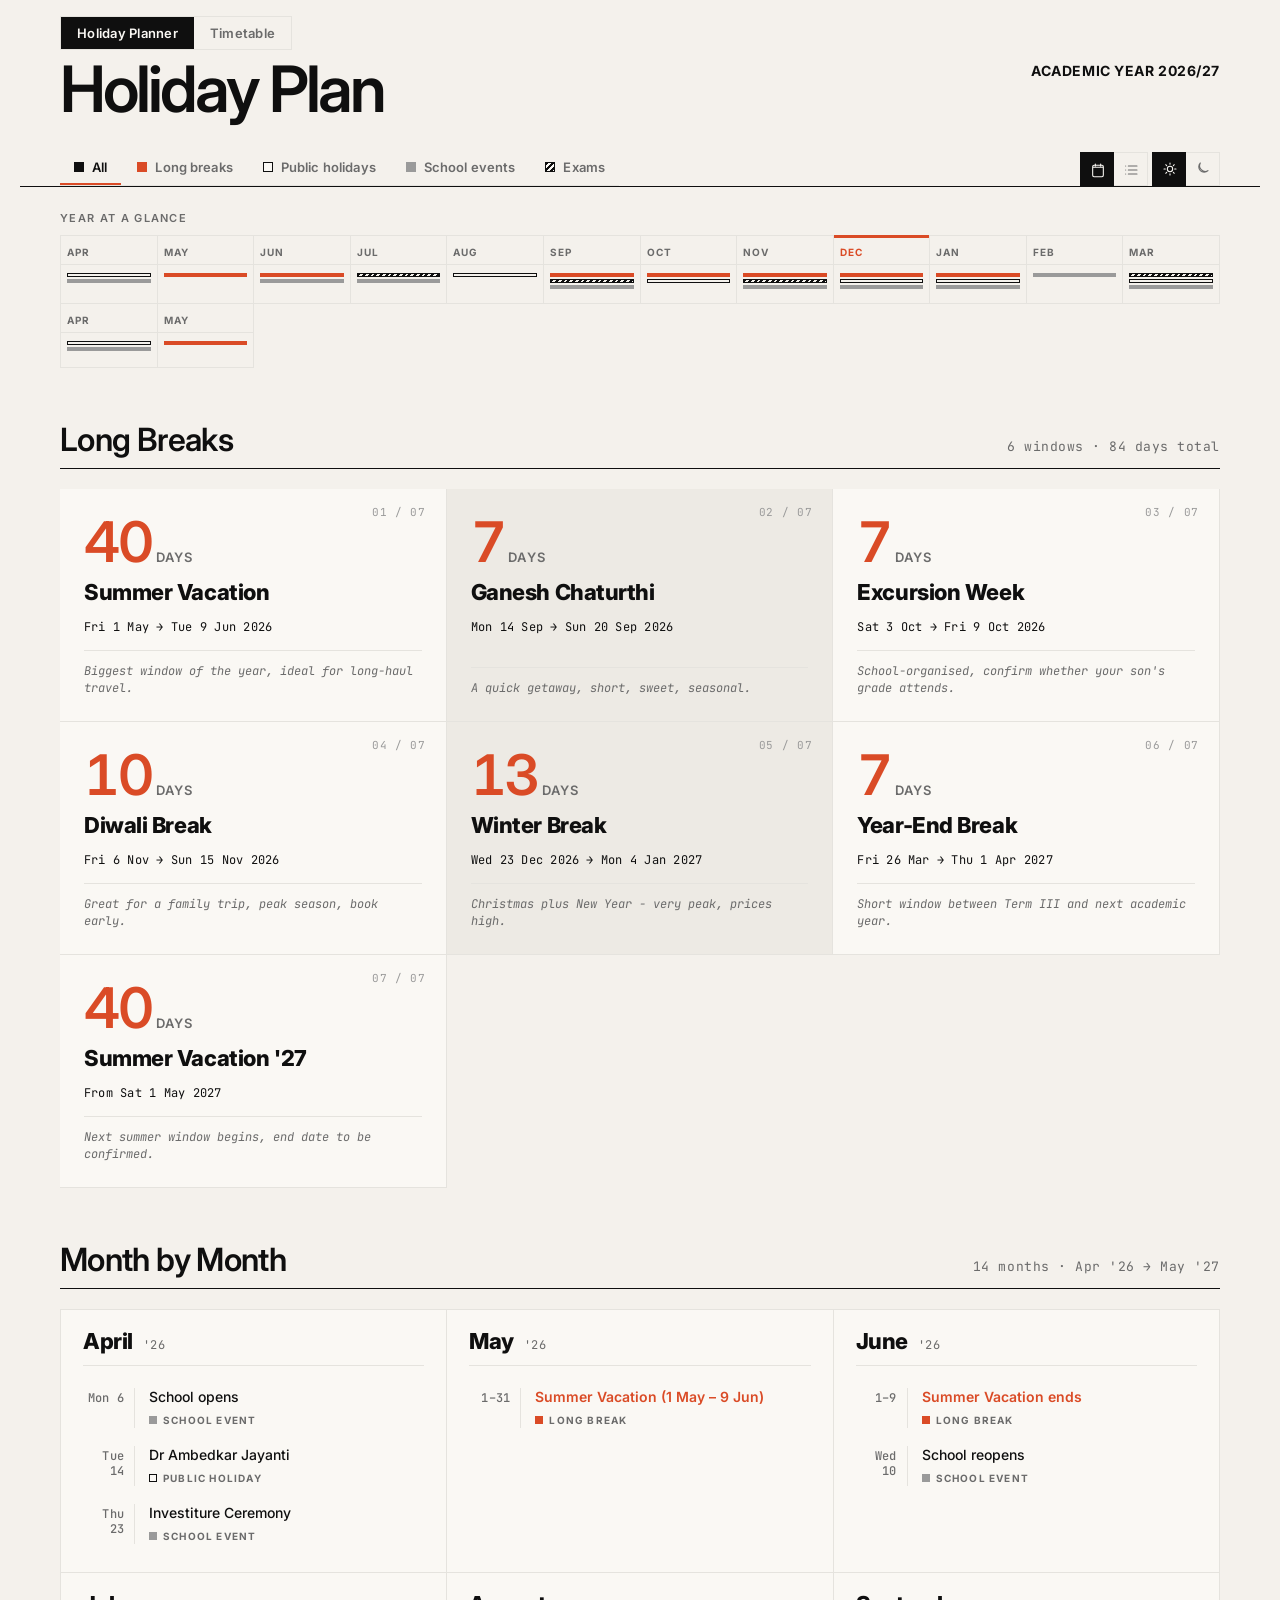
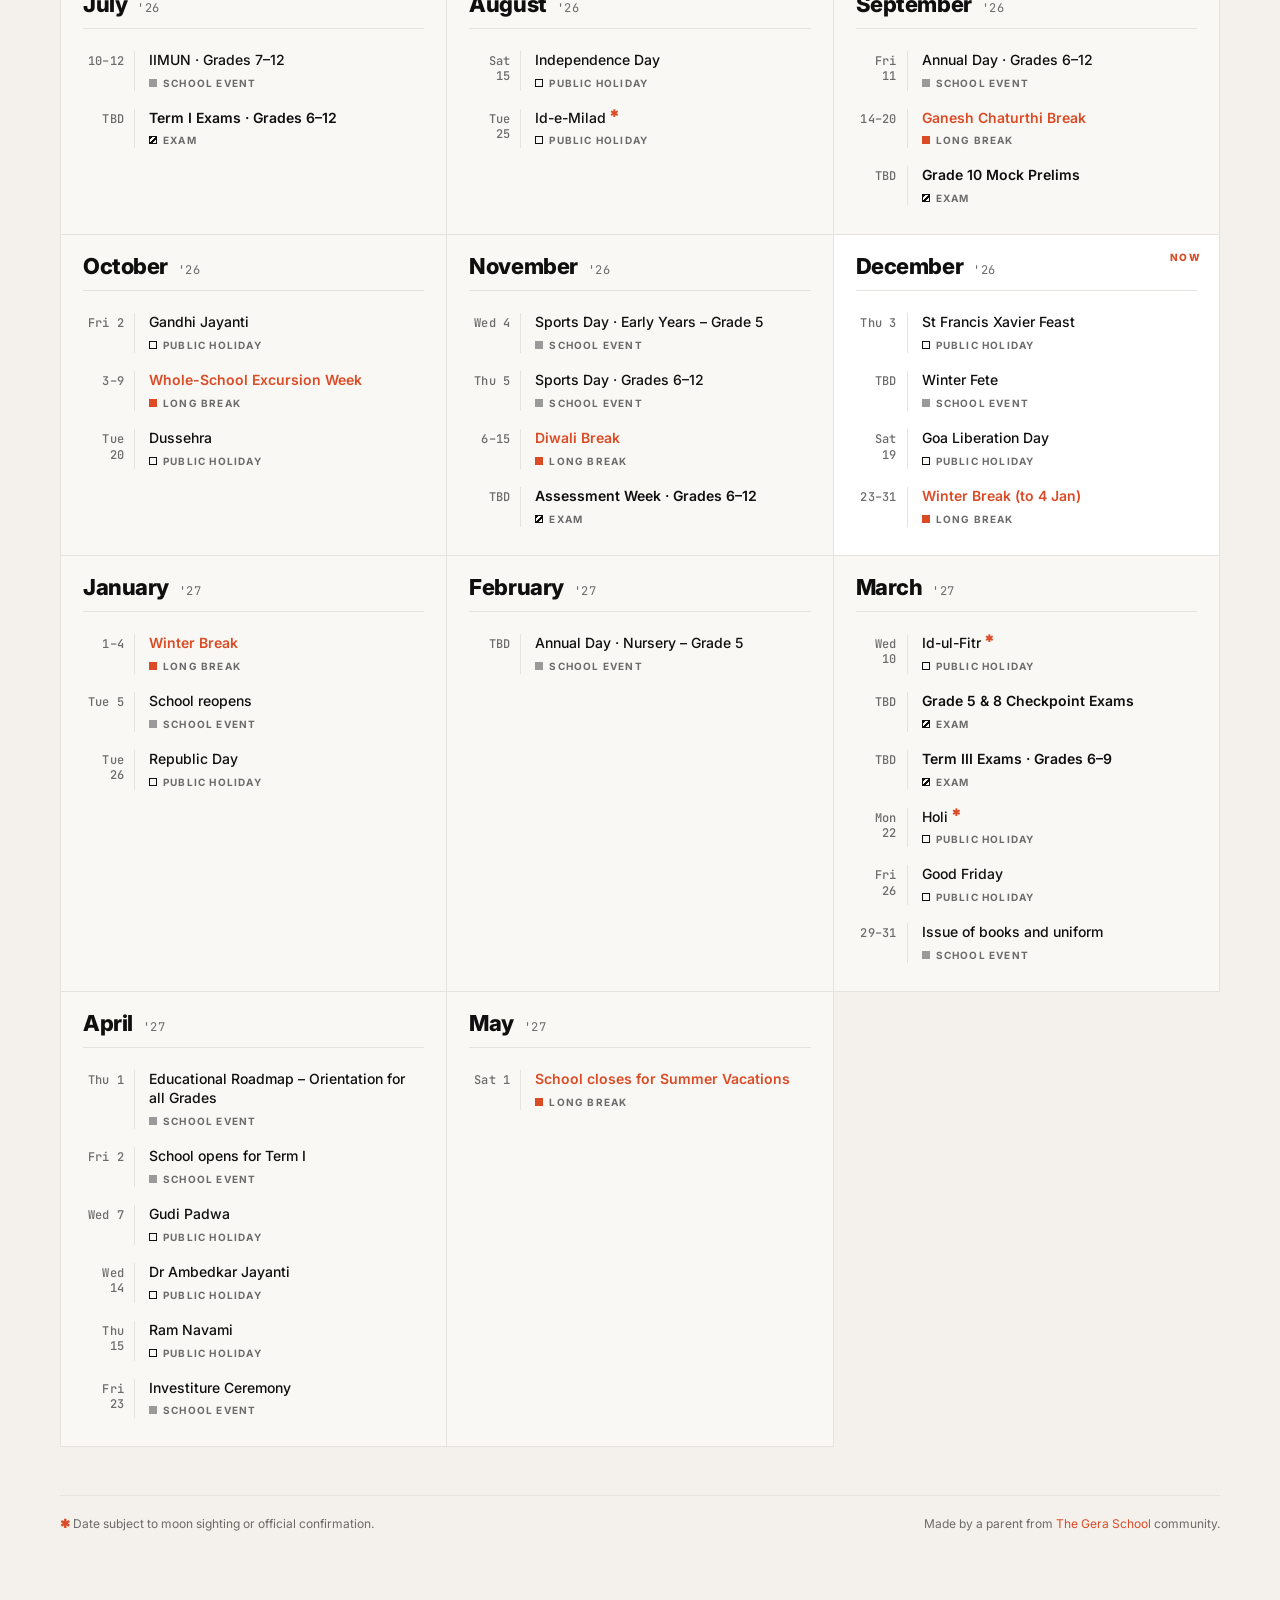
<file: index.html>
<!DOCTYPE html>
<html lang="en" data-default-theme="light">
<head>
  <!-- Google tag (gtag.js) -->
<script async src="https://www.googletagmanager.com/gtag/js?id=G-C5ZQTQNHGS"></script>
<script>
  window.dataLayer = window.dataLayer || [];
  function gtag(){dataLayer.push(arguments);}
  gtag('js', new Date());

  gtag('config', 'G-C5ZQTQNHGS');
</script>
<meta charset="UTF-8">
<meta name="viewport" content="width=device-width, initial-scale=1.0">
<link rel="icon" href="favicon.png" type="image/png">
<link rel="apple-touch-icon" href="favicon.png">
<title>The Gera School · Holiday Plan 2026–27</title>
<style>
/* =========================================================================
   Paper Pencil Pixel - Colors & Type (inlined)
   ========================================================================= */
@import url('https://fonts.googleapis.com/css2?family=Inter:wght@400;500;600;700;800;900&family=JetBrains+Mono:wght@400;500&display=swap');

:root {
  --font-sans: "Inter", "Helvetica Neue", Helvetica, Arial, sans-serif;
  --font-mono: "JetBrains Mono", ui-monospace, SFMono-Regular, Menlo, monospace;
  --font-display: var(--font-sans);

  /* Brand */
  --ppp-red:         #DA4B26;
  --ppp-red-deep:    #B23A1B;
  --ppp-red-soft:    #F7E4DE;

  /* Neutrals */
  --ink:             #0F0F0F;
  --ink-2:           #2B2B2B;
  --ink-3:           #6B6B6B;
  --ink-4:           #9A9A9A;
  --rule:            #E5E3DE;
  --paper:           #F4F1EC;
  --paper-2:         #EDEAE4;
  --bone:            #FAF8F4;
  --white:           #FFFFFF;

  /* Semantic */
  --bg:              var(--paper);
  --bg-alt:          var(--paper-2);
  --bg-surface:      var(--bone);
  --fg:              var(--ink);
  --fg-muted:        var(--ink-3);
  --fg-subtle:       var(--ink-4);
  --accent:          var(--ppp-red);
  --accent-hover:    var(--ppp-red-deep);
  --border:          var(--rule);
  --border-strong:   var(--ink);

  /* Type scale */
  --fs-xs:    12px;
  --fs-sm:    14px;
  --fs-base:  18px;
  --fs-md:    21px;
  --fs-lg:    28px;
  --fs-xl:    40px;
  --fs-2xl:   56px;

  /* Motion */
  --ease-out:  cubic-bezier(.2,.7,.2,1);
  --ease-in:   cubic-bezier(.5,0,.8,.3);
  --dur-fast:  140ms;
  --dur-med:   260ms;

  /* Shadows */
  --shadow-soft: 0 1px 2px rgba(15,15,15,.04), 0 8px 24px rgba(15,15,15,.06);
  --shadow-lift: 0 2px 4px rgba(15,15,15,.06), 0 16px 48px rgba(15,15,15,.12);
}

/* =========================================================================
   Base
   ========================================================================= */
* { box-sizing: border-box; }
html, body { margin: 0; padding: 0; }
body {
  background: var(--paper);
  color: var(--ink);
  font-family: var(--font-sans);
  font-size: var(--fs-base);
  -webkit-font-smoothing: antialiased;
  text-rendering: optimizeLegibility;
}
a, a:visited {
  color: var(--accent);
  text-decoration: none;
  background-image: linear-gradient(var(--accent), var(--accent));
  background-position: 0 100%;
  background-repeat: no-repeat;
  background-size: 0% 1px;
  transition: background-size 0.28s var(--ease-out);
  padding-bottom: 1px;
}
a:hover {
  background-size: 100% 1px;
}
a:focus-visible {
  outline: 2px solid var(--accent);
  outline-offset: 2px;
}

/* =========================================================================
   Page switch (Holiday Planner / Timetable) — segmented toggle
   ========================================================================= */
.page-switch {
  display: inline-flex;
  margin: 0 0 8px;
  border: 1px solid var(--rule);
  background: transparent;
}
.page-switch a {
  background: none;
  background-image: none;
  padding: 8px 16px;
  font-size: 13px;
  font-weight: 600;
  letter-spacing: 0.02em;
  white-space: nowrap;
  color: var(--ink-3);
  text-decoration: none;
  transition: color var(--dur-fast) var(--ease-out), background var(--dur-fast) var(--ease-out);
}
.page-switch a:hover { color: var(--ink); background-image: none; }
.page-switch a.active,
.page-switch a[aria-current="page"] {
  color: var(--bone);
  background: var(--ink);
}

/* =========================================================================
   Layout shell
   ========================================================================= */
.shell {
  max-width: 1240px;
  margin: 0 auto;
  padding: 48px 40px 80px;
}
@media (max-width: 640px) {
  .shell { padding: 24px 20px 48px; }
}

/* =========================================================================
   Sticky header unit (masthead + toolbar)
   ========================================================================= */
.stickybar {
  background: var(--paper);
  z-index: 40;
  will-change: transform;
}
body[data-sticky="on"] .stickybar {
  position: sticky;
  top: 0;
  margin: -48px -40px 0;
  padding: 16px 40px 0;
  border-bottom: 1px solid transparent;
  contain: layout paint;
}
@media (max-width: 640px) {
  body[data-sticky="on"] .stickybar { margin: -24px -20px 0; padding: 12px 20px 0; }
}
body[data-sticky="on"] .stickybar.is-stuck {
  border-bottom-color: var(--ink);
}
body[data-sticky="on"] .masthead {
  transition: padding-bottom 180ms var(--ease-out);
}
body[data-sticky="on"] .stickybar.is-stuck .masthead {
  padding-bottom: 10px;
}
body[data-sticky="on"] .mast-eyebrow,
body[data-sticky="on"] .mast-meta .sub {
  display: grid;
  grid-template-rows: 1fr;
  overflow: hidden;
  transition: grid-template-rows 180ms var(--ease-out), opacity 140ms var(--ease-out), margin 180ms var(--ease-out);
}
body[data-sticky="on"] .mast-eyebrow > *,
body[data-sticky="on"] .mast-meta .sub > * { min-height: 0; }
body[data-sticky="on"] .stickybar.is-stuck .mast-eyebrow,
body[data-sticky="on"] .stickybar.is-stuck .mast-meta .sub {
  grid-template-rows: 0fr;
  opacity: 0;
  margin: 0;
}

/* =========================================================================
   Tweaks panel
   ========================================================================= */
#tweaks {
  position: fixed;
  right: 20px; bottom: 20px;
  width: 280px;
  background: var(--white);
  border: 1px solid var(--ink);
  box-shadow: var(--shadow-lift);
  z-index: 60;
  font-family: var(--font-sans);
  display: none;
}
#tweaks[data-open="true"] { display: block; }
#tweaks .tw-head {
  display: flex; align-items: center; justify-content: space-between;
  padding: 12px 14px;
  border-bottom: 1px solid var(--rule);
  background: var(--ink);
  color: var(--bone);
}
#tweaks .tw-head h3 { margin: 0; font-size: 11px; font-weight: 800; letter-spacing: 0.14em; text-transform: uppercase; }
#tweaks .tw-head button {
  background: transparent; border: none; color: var(--bone); cursor: pointer;
  font-size: 18px; line-height: 1; padding: 0 2px;
}
#tweaks .tw-body { padding: 14px; display: flex; flex-direction: column; gap: 14px; }
#tweaks label.row {
  display: flex; align-items: center; justify-content: space-between; gap: 12px;
  font-size: 12px; font-weight: 600; color: var(--ink);
}
#tweaks .switch {
  width: 34px; height: 18px; background: var(--ink-4); border-radius: 999px; position: relative;
  cursor: pointer; transition: background var(--dur-fast) var(--ease-out); flex: 0 0 auto;
}
#tweaks .switch::after {
  content: ''; position: absolute; top: 2px; left: 2px; width: 14px; height: 14px;
  background: var(--white); border-radius: 999px;
  transition: left var(--dur-fast) var(--ease-out);
}
#tweaks input[type="checkbox"] { display: none; }
#tweaks input[type="checkbox"]:checked + .switch { background: var(--ppp-red); }
#tweaks input[type="checkbox"]:checked + .switch::after { left: 18px; }

#tweaks .segs { display: flex; gap: 0; border: 1px solid var(--ink); }
#tweaks .segs button {
  flex: 1; padding: 6px 8px; font-size: 11px; font-weight: 700; letter-spacing: 0.06em;
  text-transform: uppercase; background: transparent; border: none; cursor: pointer;
  color: var(--ink-3); border-right: 1px solid var(--rule);
}
#tweaks .segs button:last-child { border-right: none; }
#tweaks .segs button[aria-pressed="true"] { background: var(--ink); color: var(--bone); }

#tweaks .swatches { display: flex; gap: 6px; }
#tweaks .swatches button {
  width: 24px; height: 24px; border: 1px solid var(--ink); cursor: pointer; padding: 0;
  background: var(--c);
}
#tweaks .swatches button[aria-pressed="true"] { outline: 2px solid var(--ink); outline-offset: 2px; }

#tweaks-fab {
  position: fixed; right: 20px; bottom: 20px; z-index: 55;
  width: 44px; height: 44px; border-radius: 999px;
  background: var(--ink); color: var(--bone);
  border: none; cursor: pointer;
  display: none; align-items: center; justify-content: center;
  box-shadow: var(--shadow-soft);
}
body[data-tweaks="on"] #tweaks-fab { display: inline-flex; }
#tweaks-fab svg { width: 20px; height: 20px; }

/* Compact mode */
body[data-compact="on"] .break-card { min-height: 0; padding: 20px; gap: 10px; }
body[data-compact="on"] .break-duration .num { font-size: 40px; }
body[data-compact="on"] .break-title { font-size: 18px; }
body[data-compact="on"] .month { padding: 14px 16px 16px; min-height: 0; }
body[data-compact="on"] .month-head { margin-bottom: 12px; padding-bottom: 8px; }
body[data-compact="on"] .month-name { font-size: 18px; }
body[data-compact="on"] .events { gap: 6px; }
body[data-compact="on"] .section-head { margin: 36px 0 14px; }

/* Hide timeline toggle */
body[data-timeline="off"] .timeline { display: none; }

/* =========================================================================
   Masthead
   ========================================================================= */
.masthead {
  display: flex;
  align-items: flex-start;
  justify-content: space-between;
  gap: 24px;
  padding-bottom: 24px;
  border-bottom-width: 0;
  border-bottom-style: none;
  border-bottom-color: transparent;
  border-image: none;
}
.mast-left { display: flex; gap: 20px; align-items: flex-start; }
.mast-eyebrow {
  font-size: 12px;
  font-weight: 600;
  letter-spacing: 0.04em;
  text-transform: uppercase;
  color: var(--ppp-red);
  margin-bottom: 8px;
}
.mast-title {
  font-size: clamp(34px, 5.2vw, 64px);
  font-weight: 600;
  line-height: 0.98;
  letter-spacing: -3px;
  color: var(--ink);
  margin: 0;
  max-width: 14ch;
}
.mast-meta {
  display: flex;
  flex-direction: column;
  align-items: flex-end;
  gap: 4px;
  text-align: right;
  padding-top: 4px;
}
.mast-meta .year {
  font-size: 14px;
  font-weight: 700;
  letter-spacing: 0.04em;
  text-transform: uppercase;
  color: var(--ink);
}
.mast-meta .sub {
  font-size: 13px;
  color: var(--ink-3);
}
@media (max-width: 640px) {
  .masthead { flex-direction: column; }
  .mast-meta { align-items: flex-start; text-align: left; }
}

/* =========================================================================
   Toolbar
   ========================================================================= */
.toolbar {
  display: flex;
  align-items: flex-end;
  justify-content: space-between;
  gap: 16px;
  padding: 20px 0 0;
  flex-wrap: wrap;
}
.filters {
  display: inline-flex;
  flex-wrap: nowrap;
  gap: 2px;
  overflow-x: auto;
  scrollbar-width: none;
  position: relative;
  border-bottom: 1px solid var(--rule);
}
.filter-indicator {
  position: absolute;
  left: 0;
  bottom: 0;
  height: 2px;
  width: 0;
  background: var(--ppp-red);
  transform: translateX(0);
  transition: transform var(--dur-med) var(--ease-out), width var(--dur-med) var(--ease-out);
  pointer-events: none;
}
.filters::-webkit-scrollbar { display: none; }
.filter {
  flex: 0 0 auto;
  display: inline-flex;
  align-items: center;
  gap: 8px;
  padding: 8px 14px;
  font-family: var(--font-sans);
  font-size: 13px;
  font-weight: 600;
  letter-spacing: 0.01em;
  color: var(--ink-3);
  background: transparent;
  border: none;
  border-bottom: 2px solid transparent;
  cursor: pointer;
  transition: color var(--dur-fast) var(--ease-out), border-color var(--dur-fast) var(--ease-out);
  white-space: nowrap;
}
.filter:hover { color: var(--ink); }
.filter[aria-pressed="true"] {
  color: var(--ink);
}
.filter .swatch {
  width: 10px; height: 10px;
  display: inline-block;
  border: 1px solid var(--ink);
}
.filter[data-filter="all"]     .swatch { background: var(--ink); border-color: var(--ink); }
.filter[data-filter="break"]   .swatch { background: var(--ppp-red); border-color: var(--ppp-red); }
.filter[data-filter="holiday"] .swatch { background: var(--bone); border-color: var(--ink); }
.filter[data-filter="event"]   .swatch { background: var(--ink-4); border-color: var(--ink-4); }
.filter[data-filter="exam"]    .swatch {
  background: repeating-linear-gradient(135deg, var(--ink) 0 2px, transparent 2px 4px), var(--bone);
  border-color: var(--ink);
}

.tools { display: inline-flex; gap: 4px; align-items: center; }
@media (max-width: 980px) {
  .tools {
    flex-basis: 100%;
    width: 100%;
    display: flex;
    justify-content: space-between;
    gap: 0;
    align-items: center;
  }
}
.tool {
  width: 34px; height: 34px;
  display: inline-flex;
  align-items: center;
  justify-content: center;
  background: transparent;
  border: 1px solid var(--rule);
  border-radius: 0;
  cursor: pointer;
  color: var(--ink-3);
  transition: color var(--dur-fast) var(--ease-out), background var(--dur-fast) var(--ease-out), border-color var(--dur-fast) var(--ease-out);
}
.tool:hover { color: var(--ink); border-color: var(--ink); }
.tool[aria-pressed="true"] {
  background: var(--ink);
  color: var(--bone);
  border-color: var(--ink);
}
.tool svg { width: 16px; height: 16px; }

/* =========================================================================
   Year overview strip (visual timeline)
   ========================================================================= */
.timeline {
  margin: 24px 0 40px;
}
.timeline-label {
  font-size: 11px;
  font-weight: 600;
  letter-spacing: 0.12em;
  text-transform: uppercase;
  color: var(--ink-3);
  margin-bottom: 10px;
}
.timeline-row {
  display: grid;
  grid-template-columns: repeat(12, minmax(0, 1fr));
  gap: 0;
  border: 1px solid var(--rule);
  border-right: none;
  border-bottom: none;
}
.tl-cell {
  padding: 10px 6px 12px;
  border-right: 1px solid var(--rule);
  border-bottom: 1px solid var(--rule);
  position: relative;
  min-height: 64px;
}
.tl-month {
  font-size: 10px;
  font-weight: 700;
  letter-spacing: 0.1em;
  text-transform: uppercase;
  color: var(--ink-3);
  padding-bottom: 6px;
  margin: 0 -6px 8px;
  padding-left: 6px;
  padding-right: 6px;
  border-bottom: 1px solid var(--rule);
}
.tl-cell.is-current .tl-month { color: var(--ppp-red); }
.tl-cell.is-current::before {
  content: '';
  position: absolute;
  top: -1px; left: 0; right: 0;
  height: 3px;
  background: var(--ppp-red);
}
.tl-bar {
  height: 4px;
  background: var(--ink);
  margin-bottom: 2px;
}
.tl-bar.break   { background: var(--ppp-red); }
.tl-bar.holiday { background: transparent; border: 1px solid var(--ink); }
.tl-bar.exam    {
  background: repeating-linear-gradient(135deg, var(--ink) 0 2px, transparent 2px 4px);
  border: 1px solid var(--ink);
}
.tl-bar.event   { background: var(--ink-4); }

@media (max-width: 640px) {
  .tl-cell { padding: 8px 2px 10px; min-height: 56px; }
  .tl-month { font-size: 9px; letter-spacing: 0.02em; }
}

/* =========================================================================
   Section headers
   ========================================================================= */
.section-head {
  display: flex;
  align-items: baseline;
  justify-content: space-between;
  margin: 56px 0 20px;
  padding-bottom: 12px;
  border-bottom: 1px solid var(--ink);
}
.section-head h2 {
  margin: 0;
  font-size: clamp(28px, 3.4vw, 32px);
  font-weight: 600;
  letter-spacing: -0.02em;
  line-height: 1;
  color: var(--ink);
}
.section-head .count {
  font-family: var(--font-mono);
  font-size: 13px;
  color: var(--ink-3);
  letter-spacing: 0.04em;
}

/* =========================================================================
   Calendar grid (month cards)
   ========================================================================= */
.months {
  display: grid;
  grid-template-columns: repeat(3, 1fr);
  gap: 0;
  border-left: 1px solid var(--rule);
  border-top: 1px solid var(--rule);
}
@media (max-width: 980px) { .months { grid-template-columns: repeat(2, 1fr); } }
@media (max-width: 640px) { .months { grid-template-columns: 1fr; } }

.month {
  background: var(--bone);
  border-right: 1px solid var(--rule);
  border-bottom: 1px solid var(--rule);
  padding: 20px 22px 24px;
  min-height: 180px;
  position: relative;
}
.month.is-current {
  background: var(--white);
}
.month.is-current::before {
  content: 'NOW';
  position: absolute;
  top: 16px; right: 18px;
  font-size: 10px;
  font-weight: 800;
  letter-spacing: 0.14em;
  color: var(--ppp-red);
}
.month-head {
  display: flex;
  align-items: baseline;
  gap: 10px;
  margin-bottom: 18px;
  padding-bottom: 12px;
  border-bottom: 1px solid var(--rule);
}
.month-name {
  font-size: 22px;
  font-weight: 800;
  letter-spacing: -0.02em;
  color: var(--ink);
  line-height: 1;
}
.month-year {
  font-family: var(--font-mono);
  font-size: 12px;
  color: var(--ink-3);
  letter-spacing: 0.04em;
}
.month-empty {
  font-size: 13px;
  color: var(--ink-4);
  font-style: italic;
}

/* =========================================================================
   Event rows
   ========================================================================= */
.events { display: flex; flex-direction: column; gap: 10px; }
.ev {
  display: grid;
  grid-template-columns: 52px 1fr;
  gap: 14px;
  align-items: baseline;
  padding: 4px 0;
}
.ev-date {
  font-family: var(--font-mono);
  font-size: 12px;
  font-weight: 500;
  color: var(--ink-3);
  letter-spacing: 0.02em;
  line-height: 1.3;
  text-align: right;
  padding-right: 10px;
  border-right: 1px solid var(--rule);
  align-self: stretch;
  display: flex;
  align-items: flex-start;
  justify-content: flex-end;
  padding-top: 3px;
}
.ev-body { min-width: 0; }
.ev-title {
  font-size: 14px;
  font-weight: 500;
  line-height: 1.35;
  color: var(--ink);
}
.ev-title sup.fn-ref {
  vertical-align: super;
  font-size: 0.68em;
  font-weight: 700;
  color: var(--ppp-red);
  line-height: 0;
  margin-left: 4px;
}
.ev-kind {
  display: inline-flex;
  align-items: center;
  gap: 6px;
  font-size: 10px;
  font-weight: 700;
  letter-spacing: 0.12em;
  text-transform: uppercase;
  color: var(--ink-3);
  margin-top: 4px;
}
.ev-kind .swatch { width: 8px; height: 8px; display: inline-block; border: 1px solid var(--ink); }
.ev[data-kind="break"]   .ev-title { color: var(--ppp-red); font-weight: 600; }
.ev[data-kind="break"]   .ev-kind .swatch { background: var(--ppp-red); border-color: var(--ppp-red); }
.ev[data-kind="holiday"] .ev-kind .swatch { background: var(--bone); }
.ev[data-kind="event"]   .ev-kind .swatch { background: var(--ink-4); border-color: var(--ink-4); }
.ev[data-kind="exam"]    .ev-title { font-weight: 600; }
.ev[data-kind="exam"]    .ev-kind .swatch {
  background: repeating-linear-gradient(135deg, var(--ink) 0 2px, transparent 2px 4px);
}

/* =========================================================================
   Breaks section (featured)
   ========================================================================= */
.breaks {
  display: grid;
  grid-template-columns: repeat(3, 1fr);
  gap: 0;
}
@media (max-width: 980px) { .breaks { grid-template-columns: repeat(2, 1fr); } }
@media (max-width: 640px) { .breaks { grid-template-columns: 1fr; } }

.break-card {
  background: var(--bone);
  border-right: 1px solid var(--rule);
  border-bottom: 1px solid var(--rule);
  padding: 28px 24px 24px;
  position: relative;
  display: flex;
  flex-direction: column;
  gap: 14px;
  min-height: 220px;
}
.break-card:nth-child(3n+2) { background: var(--paper-2); }
.break-index {
  position: absolute;
  top: 16px; right: 20px;
  font-family: var(--font-mono);
  font-size: 11px;
  color: var(--ink-4);
  letter-spacing: 0.06em;
}
.break-duration {
  display: inline-flex;
  align-items: baseline;
  gap: 4px;
  font-family: var(--font-sans);
}
.break-duration .num {
  font-size: 56px;
  font-weight: 600;
  letter-spacing: -0.04em;
  line-height: 0.9;
  color: var(--ppp-red);
  font-variant-numeric: tabular-nums;
}
.break-duration .unit {
  font-size: 13px;
  font-weight: 600;
  letter-spacing: 0.08em;
  text-transform: uppercase;
  color: var(--ink-3);
}
.break-title {
  font-size: 22px;
  font-weight: 800;
  letter-spacing: -0.02em;
  color: var(--ink);
  line-height: 1.05;
  max-width: 16ch;
  margin: 0;
}
.break-dates {
  font-family: var(--font-mono);
  font-size: 12px;
  color: var(--ink);
  letter-spacing: 0.02em;
  line-height: 1.5;
}
.break-note {
  font-family: var(--font-mono);
  font-size: 12px;
  font-style: italic;
  color: var(--ink-3);
  line-height: 1.4;
  margin-top: auto;
  padding-top: 12px;
  border-top: 1px solid var(--rule);
}

/* =========================================================================
   List view
   ========================================================================= */
.list-view {
  border-top: 1px solid var(--ink);
}
.list-month {
  display: grid;
  grid-template-columns: 160px 1fr;
  gap: 24px;
  padding: 20px 0;
  border-bottom: 1px solid var(--rule);
}
.list-month.is-current { background: var(--white); padding-left: 16px; margin-left: -16px; border-left: 3px solid var(--ppp-red); }
.list-month-label {
  font-size: 14px;
  font-weight: 800;
  letter-spacing: -0.01em;
  color: var(--ink);
  padding-top: 6px;
}
.list-month-label .yr {
  display: block;
  font-family: var(--font-mono);
  font-size: 11px;
  font-weight: 500;
  color: var(--ink-3);
  letter-spacing: 0.06em;
  margin-top: 2px;
}
.list-events { display: flex; flex-direction: column; }
.list-events .ev { padding: 8px 0; border-bottom: 1px dotted var(--rule); }
.list-events .ev:last-child { border-bottom: none; }
@media (max-width: 640px) {
  .list-month { grid-template-columns: 1fr; gap: 8px; }
}

/* =========================================================================
   Footnote
   ========================================================================= */
.footnote {
  margin-top: 48px;
  padding-top: 20px;
  border-top: 1px solid var(--rule);
  display: flex;
  justify-content: space-between;
  gap: 20px;
  flex-wrap: wrap;
  font-size: 12px;
  color: var(--ink-3);
}
.footnote .star { color: var(--ppp-red); font-weight: 700; }

/* =========================================================================
   Dark theme
   ========================================================================= */
html.dark body { background: #141310; color: #EDEAE4; }
html.dark {
  --paper: #141310; --paper-2: #1B1916; --bone: #1F1D19; --white: #25221D;
  --rule: #2E2B26; --ink: #F4F1EC; --ink-2: #D7D3CC; --ink-3: #9A958C; --ink-4: #5F5B54;
}
html.dark .month.is-current { background: #2A2620; }
html.dark .tool { border-color: var(--rule); }

/* =========================================================================
   Theme switch
   ========================================================================= */
.theme-switch { display: inline-flex; align-items: center; cursor: pointer; }
.theme-switch input { display: none; }
.theme-switch .track {
  position: relative;
  box-sizing: border-box;
  width: 68px; height: 34px;
  border: 1px solid var(--rule);
  background: transparent;
  display: inline-flex; align-items: center; justify-content: space-between;
  padding: 0 9px;
  transition: border-color var(--dur-fast) var(--ease-out);
}
.theme-switch:hover .track { border-color: var(--ink); }
.theme-switch .ico { width: 16px; height: 16px; color: var(--ink-3); z-index: 1; position: relative; transition: color var(--dur-fast) var(--ease-out); }
.theme-switch input:not(:checked) ~ .track .sun { color: var(--bone); }
.theme-switch input:checked ~ .track .moon { color: var(--bone); }
.theme-switch .knob {
  position: absolute;
  top: -1px; left: -1px;
  width: 34px; height: 34px;
  background: var(--ink);
  transition: transform 200ms var(--ease-out);
}
.theme-switch input:checked ~ .track .knob { transform: translateX(34px); }
html.dark .theme-switch .track { border-color: var(--rule); }

/* =========================================================================
   View switch (Calendar / List) - matches theme switch
   ========================================================================= */
.view-switch { display: inline-flex; align-items: center; }
.view-switch .track {
  position: relative;
  box-sizing: border-box;
  width: 68px; height: 34px;
  border: 1px solid var(--rule);
  background: transparent;
  display: grid;
  grid-template-columns: 1fr 1fr;
  align-items: center;
  padding: 0;
  transition: border-color var(--dur-fast) var(--ease-out);
}
.view-switch:hover .track { border-color: var(--ink); }
.view-switch .knob {
  position: absolute;
  top: -1px; left: -1px;
  width: 34px; height: 34px;
  background: var(--ink);
  transition: transform 200ms var(--ease-out);
}
.view-switch[data-view="list"] .knob { transform: translateX(34px); }
.view-switch .opt {
  appearance: none;
  border: none;
  background: transparent;
  padding: 0;
  margin: 0;
  height: 34px;
  display: inline-flex;
  align-items: center;
  justify-content: center;
  cursor: pointer;
  z-index: 1;
  color: var(--ink-3);
  transition: color var(--dur-fast) var(--ease-out);
}
.view-switch .opt svg { width: 16px; height: 16px; }
.view-switch .opt[aria-pressed="true"] { color: var(--bone); }
html.dark .view-switch .track { border-color: var(--rule); }

/* Utility */
.hidden { display: none !important; }
</style>
</head>
<body>
<div class="shell">

  <div class="stickybar" id="stickybar">
    <nav class="page-switch" aria-label="Page sections">
      <a href="index.html" data-nav="holiday-planner" aria-current="page">Holiday Planner</a>
      <a href="timetable.html" data-nav="timetable">Timetable</a>
      <!-- Exams tab hidden — Term I exams over; restore for next term's exams.
      <a href="exams.html" data-nav="exams">Exams</a> -->
    </nav>

    <header class="masthead">
      <div class="mast-left">
        <div>
          <div class="mast-eyebrow"><span>The Gera School - Parent Handbook</span></div>
          <h1 class="mast-title">Holiday Plan</h1>
        </div>
      </div>
      <div class="mast-meta">
        <div class="year">Academic Year 2026/27</div>
        <div class="sub"><span>Apr 2026 → May 2027</span></div>
      </div>
    </header>

    <!-- Toolbar -->
    <div class="toolbar" id="toolbar">
      <div class="filters" role="tablist" aria-label="Category filter">
        <button class="filter" type="button" data-filter="all"     aria-pressed="true" ><span class="swatch"></span>All</button>
        <button class="filter" type="button" data-filter="break"   aria-pressed="false"><span class="swatch"></span>Long breaks</button>
        <button class="filter" type="button" data-filter="holiday" aria-pressed="false"><span class="swatch"></span>Public holidays</button>
        <button class="filter" type="button" data-filter="event"   aria-pressed="false"><span class="swatch"></span>School events</button>
        <button class="filter" type="button" data-filter="exam"    aria-pressed="false"><span class="swatch"></span>Exams</button>
        <span class="filter-indicator" aria-hidden="true"></span>
      </div>
      <div class="tools">
        <div class="view-switch" id="view-switch" data-view="calendar" role="tablist" aria-label="View">
          <div class="track">
            <span class="knob" aria-hidden="true"></span>
            <button id="view-calendar" class="opt" type="button" aria-pressed="true" aria-label="Calendar view" title="Calendar view">
              <svg viewBox="0 0 24 24" fill="none"><path d="M8 3v3M16 3v3M4 8h16M6 5h12a2 2 0 0 1 2 2v13a2 2 0 0 1-2 2H6a2 2 0 0 1-2-2V7a2 2 0 0 1 2-2Z" stroke="currentColor" stroke-width="1.6" stroke-linecap="round" stroke-linejoin="round"/></svg>
            </button>
            <button id="view-list" class="opt" type="button" aria-pressed="false" aria-label="List view" title="List view">
              <svg viewBox="0 0 24 24" fill="none"><path d="M8 6h13M8 12h13M8 18h13M4 6h.01M4 12h.01M4 18h.01" stroke="currentColor" stroke-width="1.6" stroke-linecap="round"/></svg>
            </button>
          </div>
        </div>
        <label class="theme-switch" title="Toggle light / dark" aria-label="Toggle light / dark">
          <input type="checkbox" id="theme-toggle">
          <span class="track">
            <svg class="ico sun" viewBox="0 0 24 24" fill="none" aria-hidden="true"><circle cx="12" cy="12" r="4" stroke="currentColor" stroke-width="1.6"/><path d="M12 3v2M12 19v2M3 12h2M19 12h2M5.6 5.6l1.4 1.4M17 17l1.4 1.4M5.6 18.4 7 17M17 7l1.4-1.4" stroke="currentColor" stroke-width="1.6" stroke-linecap="round"/></svg>
            <svg class="ico moon" viewBox="0 0 24 24" fill="none" aria-hidden="true"><path d="M21 14.5A8.5 8.5 0 0 1 9.5 3 7 7 0 1 0 21 14.5Z" stroke="currentColor" stroke-width="1.6" stroke-linejoin="round"/></svg>
            <span class="knob"></span>
          </span>
        </label>
      </div>
    </div>
  </div><!-- /stickybar -->

  <!-- Year-at-a-glance timeline -->
  <div class="timeline" aria-hidden="true">
    <div class="timeline-label">Year at a glance</div>
    <div class="timeline-row" id="timeline-row">
      <!-- filled by JS -->
    </div>
  </div>

  <!-- Calendar view -->
  <section id="calendar-view" aria-label="Calendar view">

    <div class="section-head" id="breaks-head">
      <h2>Long Breaks</h2>
      <div class="count" id="breaks-count"></div>
    </div>

    <div class="breaks" id="breaks-container">
      <article class="break-card" data-kind="break">
        <div class="break-index">01 / 07</div>
        <div class="break-duration"><span class="num">40</span><span class="unit">days</span></div>
        <h3 class="break-title">Summer Vacation</h3>
        <div class="break-dates">Fri 1 May → Tue 9 Jun 2026</div>
        <div class="break-note">Biggest window of the year, ideal for long-haul travel.</div>
      </article>
      <article class="break-card" data-kind="break">
        <div class="break-index">02 / 07</div>
        <div class="break-duration"><span class="num">7</span><span class="unit">days</span></div>
        <h3 class="break-title">Ganesh Chaturthi</h3>
        <div class="break-dates">Mon 14 Sep → Sun 20 Sep 2026</div>
        <div class="break-note">A quick getaway, short, sweet, seasonal.</div>
      </article>
      <article class="break-card" data-kind="break">
        <div class="break-index">03 / 07</div>
        <div class="break-duration"><span class="num">7</span><span class="unit">days</span></div>
        <h3 class="break-title">Excursion Week</h3>
        <div class="break-dates">Sat 3 Oct → Fri 9 Oct 2026</div>
        <div class="break-note">School-organised, confirm whether your son's grade attends.</div>
      </article>
      <article class="break-card" data-kind="break">
        <div class="break-index">04 / 07</div>
        <div class="break-duration"><span class="num">10</span><span class="unit">days</span></div>
        <h3 class="break-title">Diwali Break</h3>
        <div class="break-dates">Fri 6 Nov → Sun 15 Nov 2026</div>
        <div class="break-note">Great for a family trip, peak season, book early.</div>
      </article>
      <article class="break-card" data-kind="break">
        <div class="break-index">05 / 07</div>
        <div class="break-duration"><span class="num">13</span><span class="unit">days</span></div>
        <h3 class="break-title">Winter Break</h3>
        <div class="break-dates">Wed 23 Dec 2026 → Mon 4 Jan 2027</div>
        <div class="break-note">Christmas plus New Year - very peak, prices high.</div>
      </article>
      <article class="break-card" data-kind="break">
        <div class="break-index">06 / 07</div>
        <div class="break-duration"><span class="num">7</span><span class="unit">days</span></div>
        <h3 class="break-title">Year-End Break</h3>
        <div class="break-dates">Fri 26 Mar → Thu 1 Apr 2027</div>
        <div class="break-note">Short window between Term III and next academic year.</div>
      </article>
      <article class="break-card" data-kind="break">
        <div class="break-index">07 / 07</div>
        <div class="break-duration"><span class="num">40</span><span class="unit">days</span></div>
        <h3 class="break-title">Summer Vacation '27</h3>
        <div class="break-dates">From Sat 1 May 2027</div>
        <div class="break-note">Next summer window begins, end date to be confirmed.</div>
      </article>
    </div>

    <div class="section-head">
      <h2>Month by Month</h2>
      <div class="count" id="months-count"></div>
    </div>

    <div class="months" id="months-container">
      <!-- Filled by JS from DATA -->
    </div>
  </section>

  <!-- List view -->
  <section id="list-view" class="hidden" aria-label="List view">
    <div class="section-head">
      <h2>Chronological List</h2>
      <div class="count" id="list-count"></div>
    </div>
    <div class="list-view" id="list-container">
      <!-- Filled by JS -->
    </div>
  </section>

  <!-- Tweaks FAB -->
  <button id="tweaks-fab" aria-label="Open tweaks" title="Tweaks">
    <svg viewBox="0 0 24 24" fill="none"><path d="M12 15a3 3 0 1 0 0-6 3 3 0 0 0 0 6Z" stroke="currentColor" stroke-width="1.6"/><path d="M19.4 15a1.7 1.7 0 0 0 .3 1.8l.1.1a2 2 0 1 1-2.8 2.8l-.1-.1a1.7 1.7 0 0 0-1.8-.3 1.7 1.7 0 0 0-1 1.5V21a2 2 0 1 1-4 0v-.1a1.7 1.7 0 0 0-1.1-1.5 1.7 1.7 0 0 0-1.8.3l-.1.1a2 2 0 1 1-2.8-2.8l.1-.1a1.7 1.7 0 0 0 .3-1.8 1.7 1.7 0 0 0-1.5-1H3a2 2 0 1 1 0-4h.1a1.7 1.7 0 0 0 1.5-1.1 1.7 1.7 0 0 0-.3-1.8l-.1-.1a2 2 0 1 1 2.8-2.8l.1.1a1.7 1.7 0 0 0 1.8.3H9a1.7 1.7 0 0 0 1-1.5V3a2 2 0 1 1 4 0v.1a1.7 1.7 0 0 0 1 1.5 1.7 1.7 0 0 0 1.8-.3l.1-.1a2 2 0 1 1 2.8 2.8l-.1.1a1.7 1.7 0 0 0-.3 1.8V9a1.7 1.7 0 0 0 1.5 1H21a2 2 0 1 1 0 4h-.1a1.7 1.7 0 0 0-1.5 1Z" stroke="currentColor" stroke-width="1.6"/></svg>
  </button>

  <!-- Tweaks panel -->
  <div id="tweaks" data-open="false" role="dialog" aria-label="Tweaks">
    <div class="tw-head">
      <h3>Tweaks</h3>
      <button id="tw-close" aria-label="Close">×</button>
    </div>
    <div class="tw-body">
      <label class="row">Sticky header
        <input type="checkbox" id="tw-sticky"><span class="switch"></span>
      </label>
      <label class="row">Compact layout
        <input type="checkbox" id="tw-compact"><span class="switch"></span>
      </label>
      <label class="row">Year-at-a-glance strip
        <input type="checkbox" id="tw-timeline"><span class="switch"></span>
      </label>
      <div>
        <div style="font-size:11px;font-weight:700;letter-spacing:.12em;text-transform:uppercase;color:var(--ink-3);margin-bottom:8px">Accent</div>
        <div class="swatches" id="tw-accent">
          <button data-color="#DA4B26" style="--c:#DA4B26" aria-pressed="true"  title="Brand red"></button>
          <button data-color="#0F0F0F" style="--c:#0F0F0F" aria-pressed="false" title="Ink"></button>
          <button data-color="#2E7D4F" style="--c:#2E7D4F" aria-pressed="false" title="Green"></button>
          <button data-color="#1F4ED8" style="--c:#1F4ED8" aria-pressed="false" title="Blue"></button>
          <button data-color="#C68A1E" style="--c:#C68A1E" aria-pressed="false" title="Amber"></button>
        </div>
      </div>
      <div>
        <div style="font-size:11px;font-weight:700;letter-spacing:.12em;text-transform:uppercase;color:var(--ink-3);margin-bottom:8px">Density</div>
        <div class="segs" id="tw-density">
          <button data-v="comfortable" aria-pressed="true">Comfortable</button>
          <button data-v="compact"     aria-pressed="false">Compact</button>
        </div>
      </div>
    </div>
  </div>

  <div class="footnote">
    <div><span class="star">✱</span> Date subject to moon sighting or official confirmation.</div>
    <div>Made by a parent from <a href="https://www.thegeraschool.com" target="_blank" rel="noopener noreferrer">The Gera School</a> community.</div>
  </div>
</div>

<script>
  // ---------- Data ----------
  const DATA = [
    { m: 'April',     y: 2026, events: [
      { kind: 'event',   date: 'Mon 6',  title: 'School opens' },
      { kind: 'holiday', date: 'Tue 14', title: 'Dr Ambedkar Jayanti' },
      { kind: 'event',   date: 'Thu 23', title: 'Investiture Ceremony' },
    ]},
    { m: 'May',       y: 2026, events: [
      { kind: 'break',   date: '1–31',   title: 'Summer Vacation (1 May – 9 Jun)' },
    ]},
    { m: 'June',      y: 2026, events: [
      { kind: 'break',   date: '1–9',    title: 'Summer Vacation ends' },
      { kind: 'event',   date: 'Wed 10', title: 'School reopens' },
    ]},
    { m: 'July',      y: 2026, events: [
      { kind: 'event',   date: '10–12',  title: 'IIMUN · Grades 7–12' },
      { kind: 'exam',    date: 'TBD',    title: 'Term I Exams · Grades 6–12' },
    ]},
    { m: 'August',    y: 2026, events: [
      { kind: 'holiday', date: 'Sat 15', title: 'Independence Day' },
      { kind: 'holiday', date: 'Tue 25', title: 'Id-e-Milad✱' },
    ]},
    { m: 'September', y: 2026, events: [
      { kind: 'event',   date: 'Fri 11', title: 'Annual Day · Grades 6–12' },
      { kind: 'break',   date: '14–20',  title: 'Ganesh Chaturthi Break' },
      { kind: 'exam',    date: 'TBD',    title: 'Grade 10 Mock Prelims' },
    ]},
    { m: 'October',   y: 2026, events: [
      { kind: 'holiday', date: 'Fri 2',  title: 'Gandhi Jayanti' },
      { kind: 'break',   date: '3–9',    title: 'Whole-School Excursion Week' },
      { kind: 'holiday', date: 'Tue 20', title: 'Dussehra' },
    ]},
    { m: 'November',  y: 2026, events: [
      { kind: 'event',   date: 'Wed 4',  title: 'Sports Day · Early Years – Grade 5' },
      { kind: 'event',   date: 'Thu 5',  title: 'Sports Day · Grades 6–12' },
      { kind: 'break',   date: '6–15',   title: 'Diwali Break' },
      { kind: 'exam',    date: 'TBD',    title: 'Assessment Week · Grades 6–12' },
    ]},
    { m: 'December',  y: 2026, events: [
      { kind: 'holiday', date: 'Thu 3',  title: 'St Francis Xavier Feast' },
      { kind: 'event',   date: 'TBD',    title: 'Winter Fete' },
      { kind: 'holiday', date: 'Sat 19', title: 'Goa Liberation Day' },
      { kind: 'break',   date: '23–31',  title: 'Winter Break (to 4 Jan)' },
    ]},
    { m: 'January',   y: 2027, events: [
      { kind: 'break',   date: '1–4',    title: 'Winter Break' },
      { kind: 'event',   date: 'Tue 5',  title: 'School reopens' },
      { kind: 'holiday', date: 'Tue 26', title: 'Republic Day' },
    ]},
    { m: 'February',  y: 2027, events: [
      { kind: 'event',   date: 'TBD',    title: 'Annual Day · Nursery – Grade 5' },
    ]},
    { m: 'March',     y: 2027, events: [
      { kind: 'holiday', date: 'Wed 10', title: 'Id-ul-Fitr✱' },
      { kind: 'exam',    date: 'TBD',    title: 'Grade 5 & 8 Checkpoint Exams' },
      { kind: 'exam',    date: 'TBD',    title: 'Term III Exams · Grades 6–9' },
      { kind: 'holiday', date: 'Mon 22', title: 'Holi✱' },
      { kind: 'holiday', date: 'Fri 26', title: 'Good Friday' },
      { kind: 'event',   date: '29–31',  title: 'Issue of books and uniform' },
    ]},
    { m: 'April',     y: 2027, events: [
      { kind: 'event',   date: 'Thu 1',  title: 'Educational Roadmap – Orientation for all Grades' },
      { kind: 'event',   date: 'Fri 2',  title: 'School opens for Term I' },
      { kind: 'holiday', date: 'Wed 7',  title: 'Gudi Padwa' },
      { kind: 'holiday', date: 'Wed 14', title: 'Dr Ambedkar Jayanti' },
      { kind: 'holiday', date: 'Thu 15', title: 'Ram Navami' },
      { kind: 'event',   date: 'Fri 23', title: 'Investiture Ceremony' },
    ]},
    { m: 'May',       y: 2027, events: [
      { kind: 'break',   date: 'Sat 1',  title: 'School closes for Summer Vacations' },
    ]},
  ];

  const KIND_LABEL = { break: 'Long break', holiday: 'Public holiday', event: 'School event', exam: 'Exam' };

  /** Footnote marker (same ✱ as footer) → superscript in event titles. */
  function formatEventTitle(title) {
    return title.replace(/✱/g, '<sup class="fn-ref">✱</sup>');
  }

  // ---------- Render: months ----------
  const monthsEl = document.getElementById('months-container');
  DATA.forEach(month => {
    const section = document.createElement('article');
    section.className = 'month month-section';
    section.dataset.label = `${month.m} ${month.y}`;

    const head = document.createElement('div');
    head.className = 'month-head';
    head.innerHTML = `<div class="month-name">${month.m}</div><div class="month-year">'${String(month.y).slice(-2)}</div>`;
    section.appendChild(head);

    const events = document.createElement('div');
    events.className = 'events';
    if (month.events.length === 0) {
      events.innerHTML = `<div class="month-empty">No scheduled items</div>`;
    } else {
      month.events.forEach(e => {
        const row = document.createElement('div');
        row.className = 'ev';
        row.dataset.kind = e.kind;
        row.innerHTML = `
          <div class="ev-date">${e.date}</div>
          <div class="ev-body">
            <div class="ev-title">${formatEventTitle(e.title)}</div>
            <div class="ev-kind"><span class="swatch"></span>${KIND_LABEL[e.kind]}</div>
          </div>`;
        events.appendChild(row);
      });
    }
    section.appendChild(events);
    monthsEl.appendChild(section);
  });

  // ---------- Render: list view ----------
  const listEl = document.getElementById('list-container');
  DATA.forEach(month => {
    if (month.events.length === 0) return;
    const row = document.createElement('div');
    row.className = 'list-month';
    row.dataset.label = `${month.m} ${month.y}`;
    row.innerHTML = `
      <div class="list-month-label">${month.m}<span class="yr">${month.y}</span></div>
      <div class="list-events"></div>`;
    const evRoot = row.querySelector('.list-events');
    month.events.forEach(e => {
      const ev = document.createElement('div');
      ev.className = 'ev';
      ev.dataset.kind = e.kind;
      ev.innerHTML = `
        <div class="ev-date">${e.date}</div>
        <div class="ev-body">
          <div class="ev-title">${formatEventTitle(e.title)}</div>
          <div class="ev-kind"><span class="swatch"></span>${KIND_LABEL[e.kind]}</div>
        </div>`;
      evRoot.appendChild(ev);
    });
    listEl.appendChild(row);
  });
  function syncListCount(filterKind) {
    const n =
      filterKind === 'all'
        ? DATA.reduce((acc, m) => acc + m.events.length, 0)
        : DATA.reduce((acc, m) => acc + m.events.filter(e => e.kind === filterKind).length, 0);
    document.getElementById('list-count').textContent =
      `${n} ${n === 1 ? 'item' : 'items'}`;
  }
  function syncMonthsCount(filterKind) {
    const el = document.getElementById('months-count');
    if (!el) return;
    const spanMonths =
      filterKind === 'all'
        ? DATA
        : DATA.filter(m => m.events.some(e => e.kind === filterKind));
    const n = spanMonths.length;
    const monthWord = n === 1 ? 'month' : 'months';
    if (n === 0) {
      el.textContent = '0 months · none';
      return;
    }
    const fmt = mo => `${mo.m.slice(0, 3)} '${String(mo.y).slice(-2)}`;
    const a = fmt(spanMonths[0]);
    const b = fmt(spanMonths[n - 1]);
    el.textContent = `${n} ${monthWord} · ${a === b ? a : `${a} → ${b}`}`;
  }
  const initialFilterKind =
    document.querySelector('.filter[aria-pressed="true"]')?.dataset.filter || 'all';
  syncListCount(initialFilterKind);
  syncMonthsCount(initialFilterKind);
  document.getElementById('breaks-count').textContent = '6 windows · 84 days total';

  // ---------- Render: timeline strip ----------
  const tlEl = document.getElementById('timeline-row');
  DATA.forEach(month => {
    const cell = document.createElement('div');
    cell.className = 'tl-cell';
    cell.dataset.label = `${month.m} ${month.y}`;
    const kinds = [...new Set(month.events.map(e => e.kind))];
    const order = ['break', 'exam', 'holiday', 'event'];
    const sorted = order.filter(k => kinds.includes(k));
    cell.innerHTML = `
      <div class="tl-month">${month.m.slice(0,3)}</div>
      ${sorted.map(k => `<div class="tl-bar ${k}" title="${KIND_LABEL[k]}"></div>`).join('')}
    `;
    tlEl.appendChild(cell);
  });

  // ---------- Highlight current month ----------
  (function highlightCurrent() {
    const now = new Date();
    const label = new Intl.DateTimeFormat('en-US', { month: 'long', year: 'numeric' }).format(now);
    document.querySelectorAll('[data-label]').forEach(el => {
      el.classList.toggle('is-current', el.dataset.label === label);
    });
  })();

  // ---------- Filter ----------
  const filterBtns = document.querySelectorAll('.filter');
  function applyFilter(kind) {
    const all = kind === 'all';
    document.querySelectorAll('.month .ev').forEach(el => {
      el.classList.toggle('hidden', !all && el.dataset.kind !== kind);
    });
    document.querySelectorAll('#months-container .month').forEach(m => {
      const visible = m.querySelectorAll('.ev:not(.hidden)').length;
      m.classList.toggle('hidden', !all && visible === 0);
    });
    document.querySelectorAll('#list-container .ev').forEach(el => {
      el.classList.toggle('hidden', !all && el.dataset.kind !== kind);
    });
    document.querySelectorAll('#list-container .list-month').forEach(m => {
      const visible = m.querySelectorAll('.ev:not(.hidden)').length;
      m.classList.toggle('hidden', !all && visible === 0);
    });
    document.querySelectorAll('#breaks-container .break-card').forEach(card => {
      card.classList.toggle('hidden', !(all || kind === 'break'));
    });
    const breaksHead = document.getElementById('breaks-head');
    if (breaksHead) breaksHead.classList.toggle('hidden', !(all || kind === 'break'));
    syncListCount(kind);
    syncMonthsCount(kind);
  }
  const filterIndicator = document.querySelector('.filter-indicator');
  function moveFilterIndicator(btn) {
    if (!filterIndicator || !btn) return;
    const parent = btn.parentElement;
    const x = btn.offsetLeft - parent.scrollLeft;
    filterIndicator.style.width = btn.offsetWidth + 'px';
    filterIndicator.style.transform = `translateX(${btn.offsetLeft}px)`;
  }
  const initialActive = document.querySelector('.filter[aria-pressed="true"]') || filterBtns[0];
  requestAnimationFrame(() => moveFilterIndicator(initialActive));
  window.addEventListener('resize', () => {
    const active = document.querySelector('.filter[aria-pressed="true"]');
    const prev = filterIndicator && filterIndicator.style.transition;
    if (filterIndicator) filterIndicator.style.transition = 'none';
    moveFilterIndicator(active);
    requestAnimationFrame(() => { if (filterIndicator) filterIndicator.style.transition = prev || ''; });
  });
  filterBtns.forEach(btn => {
    btn.addEventListener('click', () => {
      const k = btn.dataset.filter;
      filterBtns.forEach(b => b.setAttribute('aria-pressed', b === btn ? 'true' : 'false'));
      moveFilterIndicator(btn);
      applyFilter(k);
    });
  });

  // ---------- View switcher ----------
  const calView  = document.getElementById('calendar-view');
  const listView = document.getElementById('list-view');
  const calBtn   = document.getElementById('view-calendar');
  const listBtn  = document.getElementById('view-list');
  const viewSwitch = document.getElementById('view-switch');
  function setView(v) {
    const cal = v === 'calendar';
    calView.classList.toggle('hidden', !cal);
    listView.classList.toggle('hidden', cal);
    calBtn.setAttribute('aria-pressed', cal ? 'true' : 'false');
    listBtn.setAttribute('aria-pressed', cal ? 'false' : 'true');
    if (viewSwitch) viewSwitch.dataset.view = cal ? 'calendar' : 'list';
  }
  calBtn.addEventListener('click', () => setView('calendar'));
  listBtn.addEventListener('click', () => setView('list'));

  // ---------- Tweaks ----------
  const TWEAK_DEFAULTS = {
    sticky:   true,
    compact:  false,
    timeline: true,
    accent:   "#DA4B26"
  };

  const tweaksPanel = document.getElementById('tweaks');
  const tweaksFab   = document.getElementById('tweaks-fab');
  const twClose     = document.getElementById('tw-close');
  const twSticky    = document.getElementById('tw-sticky');
  const twCompact   = document.getElementById('tw-compact');
  const twTimeline  = document.getElementById('tw-timeline');
  const twAccent    = document.getElementById('tw-accent');
  const twDensity   = document.getElementById('tw-density');

  const state = { ...TWEAK_DEFAULTS };

  function applyState() {
    document.body.dataset.sticky   = state.sticky   ? 'on' : 'off';
    document.body.dataset.compact  = state.compact  ? 'on' : 'off';
    document.body.dataset.timeline = state.timeline ? 'on' : 'off';
    document.documentElement.style.setProperty('--ppp-red', state.accent);
    twSticky.checked   = state.sticky;
    twCompact.checked  = state.compact;
    twTimeline.checked = state.timeline;
    twAccent.querySelectorAll('button').forEach(b => {
      b.setAttribute('aria-pressed', b.dataset.color === state.accent ? 'true' : 'false');
    });
    twDensity.querySelectorAll('button').forEach(b => {
      b.setAttribute('aria-pressed', (state.compact ? 'compact' : 'comfortable') === b.dataset.v ? 'true' : 'false');
    });
  }

  twSticky.addEventListener('change',   () => { state.sticky   = twSticky.checked;   applyState(); });
  twCompact.addEventListener('change',  () => { state.compact  = twCompact.checked;  applyState(); });
  twTimeline.addEventListener('change', () => { state.timeline = twTimeline.checked; applyState(); });
  twAccent.addEventListener('click', (e) => {
    const b = e.target.closest('button[data-color]'); if (!b) return;
    state.accent = b.dataset.color; applyState();
  });
  twDensity.addEventListener('click', (e) => {
    const b = e.target.closest('button[data-v]'); if (!b) return;
    state.compact = b.dataset.v === 'compact'; applyState();
  });

  tweaksFab.addEventListener('click', () => { tweaksPanel.dataset.open = 'true'; });
  twClose.addEventListener('click',   () => { tweaksPanel.dataset.open = 'false'; });

  // Expose tweaks FAB to parent frame (design tool integration)
  window.addEventListener('message', (e) => {
    if (!e.data || typeof e.data !== 'object') return;
    if (e.data.type === '__activate_edit_mode')   { document.body.dataset.tweaks = 'on';  tweaksPanel.dataset.open = 'true'; }
    if (e.data.type === '__deactivate_edit_mode') { document.body.dataset.tweaks = 'off'; tweaksPanel.dataset.open = 'false'; }
  });
  try { window.parent.postMessage({ type: '__edit_mode_available' }, '*'); } catch {}

  applyState();

  // ---------- Sticky scroll state (IntersectionObserver only - no scroll listener) ----------
  const stickybar = document.getElementById('stickybar');
  const sentinel = document.createElement('div');
  sentinel.style.cssText = 'position:absolute;top:8px;left:0;height:1px;width:1px;pointer-events:none';
  document.body.prepend(sentinel);
  const io = new IntersectionObserver(([entry]) => {
    if (document.body.dataset.sticky !== 'on') { stickybar.classList.remove('is-stuck'); return; }
    stickybar.classList.toggle('is-stuck', !entry.isIntersecting);
  }, { threshold: 0, rootMargin: '-1px 0px 0px 0px' });
  io.observe(sentinel);

  // ---------- Theme ----------
  const themeBtn = document.getElementById('theme-toggle');
  const THEME_KEY = 'gera-theme';
  function applyTheme(t) {
    document.documentElement.classList.toggle('dark', t === 'dark');
    themeBtn.checked = (t === 'dark');
  }
  function getInit() {
    try { const s = localStorage.getItem(THEME_KEY); if (s) return s; } catch {}
    return document.documentElement.getAttribute('data-default-theme') || 'light';
  }
  applyTheme(getInit());
  themeBtn.addEventListener('change', () => {
    const next = themeBtn.checked ? 'dark' : 'light';
    applyTheme(next);
    try { localStorage.setItem(THEME_KEY, next); } catch {}
  });
</script>
</body>
</html>
</file>
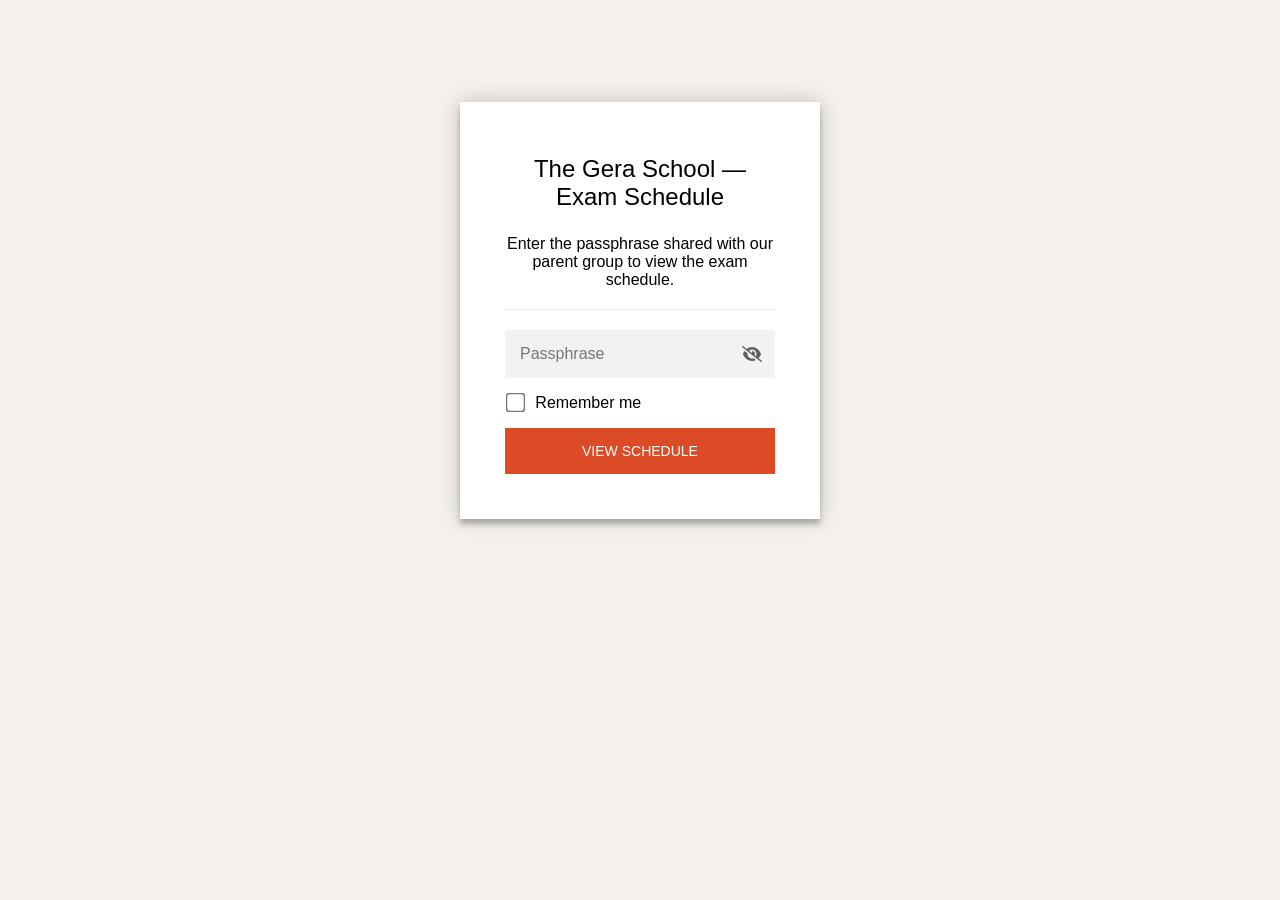
<file: exams.html>
<!DOCTYPE html>
<html class="staticrypt-html">
    <head>
        <meta charset="utf-8" />
        <title>The Gera School — Exam Schedule</title>
        <meta name="viewport" content="width=device-width, initial-scale=1" />

        <!-- do not cache this page -->
        <meta http-equiv="cache-control" content="max-age=0" />
        <meta http-equiv="cache-control" content="no-cache" />
        <meta http-equiv="expires" content="0" />
        <meta http-equiv="expires" content="Tue, 01 Jan 1980 1:00:00 GMT" />
        <meta http-equiv="pragma" content="no-cache" />

        <style>
            .staticrypt-hr {
                margin-top: 20px;
                margin-bottom: 20px;
                border: 0;
                border-top: 1px solid #eee;
            }

            .staticrypt-page {
                width: 360px;
                padding: 8% 0 0;
                margin: auto;
                box-sizing: border-box;
            }

            .staticrypt-form {
                position: relative;
                z-index: 1;
                background: #ffffff;
                max-width: 360px;
                margin: 0 auto 100px;
                padding: 45px;
                text-align: center;
                box-shadow: 0 0 20px 0 rgba(0, 0, 0, 0.2), 0 5px 5px 0 rgba(0, 0, 0, 0.24);
            }

            .staticrypt-form input[type="password"],
            input[type="text"] {
                background: inherit;
                border: 0;
                box-sizing: border-box; /* This ensures padding is included in the total width */
                font-size: 14px;
                outline: 0;
                padding: 15px 30px 15px 15px; /* Adjust the padding to ensure there is space for the icon */
                width: 100%;
            }

            .staticrypt-password-container {
                position: relative;
                outline: 0;
                background: #f2f2f2;
                width: 100%;
                border: 0;
                margin: 0 0 15px;
                box-sizing: border-box;
            }

            .staticrypt-toggle-password-visibility {
                cursor: pointer;
                height: 20px;
                opacity: 60%;
                padding: 13px;
                position: absolute;
                right: 0;
                top: 50%;
                transform: translateY(-50%);
                width: 20px;
            }

            .staticrypt-form .staticrypt-decrypt-button {
                text-transform: uppercase;
                outline: 0;
                background: #DA4B26;
                width: 100%;
                border: 0;
                padding: 15px;
                color: #ffffff;
                font-size: 14px;
                cursor: pointer;
            }

            .staticrypt-form .staticrypt-decrypt-button:hover,
            .staticrypt-form .staticrypt-decrypt-button:active,
            .staticrypt-form .staticrypt-decrypt-button:focus {
                background: #DA4B26;
                filter: brightness(92%);
            }

            .staticrypt-html {
                height: 100%;
            }

            .staticrypt-body {
                height: 100%;
                margin: 0;
            }

            .staticrypt-content {
                height: 100%;
                margin-bottom: 1em;
                background: #F4F1EC;
                font-family: "Arial", sans-serif;
                -webkit-font-smoothing: antialiased;
                -moz-osx-font-smoothing: grayscale;
            }

            .staticrypt-instructions {
                margin-top: -1em;
                margin-bottom: 1em;
            }

            .staticrypt-title {
                font-size: 1.5em;
            }

            label.staticrypt-remember {
                display: flex;
                align-items: center;
                margin-bottom: 1em;
            }

            .staticrypt-remember input[type="checkbox"] {
                transform: scale(1.5);
                margin-right: 1em;
            }

            .hidden {
                display: none !important;
            }

            .staticrypt-spinner-container {
                height: 100%;
                display: flex;
                align-items: center;
                justify-content: center;
            }

            .staticrypt-spinner {
                display: inline-block;
                width: 2rem;
                height: 2rem;
                vertical-align: text-bottom;
                border: 0.25em solid gray;
                border-right-color: transparent;
                border-radius: 50%;
                -webkit-animation: spinner-border 0.75s linear infinite;
                animation: spinner-border 0.75s linear infinite;
                animation-duration: 0.75s;
                animation-timing-function: linear;
                animation-delay: 0s;
                animation-iteration-count: infinite;
                animation-direction: normal;
                animation-fill-mode: none;
                animation-play-state: running;
                animation-name: spinner-border;
            }

            @keyframes spinner-border {
                100% {
                    transform: rotate(360deg);
                }
            }

            @media screen and (-webkit-min-device-pixel-ratio: 0) {
                .staticrypt-form input[type="password"],
                input[type="text"] {
                    font-size: 16px;
                }
            }
        </style>
    <style>
/* Gera: replace StatiCrypt's full-page spinner with a subtle 3px top progress
   bar during decrypt (added by encrypt-exams.sh). PBKDF2's 600k iterations can
   take 500ms–2s, so we still want *some* indicator, just not a huge one.
   StatiCrypt adds the `.hidden` class to #staticrypt_loading when decryption
   finishes, which sets display:none — so the bar goes away on its own. */
.staticrypt-body { background: #F4F1EC; margin: 0; }
#staticrypt_loading {
  position: fixed; top: 0; left: 0; right: 0;
  height: 3px; padding: 0; margin: 0;
  background: rgba(218, 75, 38, 0.14);
  overflow: hidden;
  z-index: 9999;
  display: block;
  align-items: initial; justify-content: initial;
}
#staticrypt_loading.hidden { display: none !important; }
#staticrypt_loading::before {
  content: "";
  position: absolute; top: 0; bottom: 0; left: 0;
  width: 36%;
  background: linear-gradient(90deg, rgba(218, 75, 38, 0), #DA4B26 35%, #DA4B26 65%, rgba(218, 75, 38, 0));
  animation: gera-loader-slide 1.25s cubic-bezier(.4,0,.2,1) infinite;
}
.staticrypt-spinner { display: none !important; }
@media (prefers-reduced-motion: reduce) {
  #staticrypt_loading::before { animation-duration: 2.5s; }
}
@keyframes gera-loader-slide {
  0%   { transform: translateX(-120%); }
  100% { transform: translateX(320%); }
}
</style>
</head>

    <body class="staticrypt-body">
        <div id="staticrypt_loading" class="staticrypt-spinner-container">
            <div class="staticrypt-spinner"></div>
        </div>

        <div id="staticrypt_content" class="staticrypt-content hidden">
            <div class="staticrypt-page">
                <div class="staticrypt-form">
                    <div class="staticrypt-instructions">
                        <p class="staticrypt-title">The Gera School — Exam Schedule</p>
                        <p>Enter the passphrase shared with our parent group to view the exam schedule.</p>
                    </div>

                    <hr class="staticrypt-hr" />

                    <form id="staticrypt-form" action="#" method="post">
                        <div class="staticrypt-password-container">
                            <input
                                id="staticrypt-password"
                                type="password"
                                name="password"
                                placeholder="Passphrase"
                                autofocus
                            />

                            <img
                                class="staticrypt-toggle-password-visibility"
                                alt="Show password"
                                title="Show password"
                                src="[data-uri]"
                            />
                        </div>

                        <label id="staticrypt-remember-label" class="staticrypt-remember hidden">
                            <input id="staticrypt-remember" type="checkbox" name="remember" />
                            Remember me
                        </label>

                        <input type="submit" class="staticrypt-decrypt-button" value="View schedule" />
                    </form>
                </div>
            </div>
        </div>

        <script>
            // these variables will be filled when generating the file - the template format is 'variable_name'
            const staticryptInitiator = ((function(){
  const exports = {};
  const cryptoEngine = ((function(){
  const exports = {};
  const { subtle } = crypto;

const IV_BITS = 16 * 8;
const HEX_BITS = 4;
const ENCRYPTION_ALGO = "AES-CBC";

/**
 * Translates between utf8 encoded hexadecimal strings
 * and Uint8Array bytes.
 */
const HexEncoder = {
    /**
     * hex string -> bytes
     * @param {string} hexString
     * @returns {Uint8Array}
     */
    parse: function (hexString) {
        if (hexString.length % 2 !== 0) throw "Invalid hexString";
        const arrayBuffer = new Uint8Array(hexString.length / 2);

        for (let i = 0; i < hexString.length; i += 2) {
            const byteValue = parseInt(hexString.substring(i, i + 2), 16);
            if (isNaN(byteValue)) {
                throw "Invalid hexString";
            }
            arrayBuffer[i / 2] = byteValue;
        }
        return arrayBuffer;
    },

    /**
     * bytes -> hex string
     * @param {Uint8Array} bytes
     * @returns {string}
     */
    stringify: function (bytes) {
        const hexBytes = [];

        for (let i = 0; i < bytes.length; ++i) {
            let byteString = bytes[i].toString(16);
            if (byteString.length < 2) {
                byteString = "0" + byteString;
            }
            hexBytes.push(byteString);
        }
        return hexBytes.join("");
    },
};

/**
 * Translates between utf8 strings and Uint8Array bytes.
 */
const UTF8Encoder = {
    parse: function (str) {
        return new TextEncoder().encode(str);
    },

    stringify: function (bytes) {
        return new TextDecoder().decode(bytes);
    },
};

/**
 * Salt and encrypt a msg with a password.
 */
async function encrypt(msg, hashedPassword) {
    // Must be 16 bytes, unpredictable, and preferably cryptographically random. However, it need not be secret.
    // https://developer.mozilla.org/en-US/docs/Web/API/SubtleCrypto/encrypt#parameters
    const iv = crypto.getRandomValues(new Uint8Array(IV_BITS / 8));

    const key = await subtle.importKey("raw", HexEncoder.parse(hashedPassword), ENCRYPTION_ALGO, false, ["encrypt"]);

    const encrypted = await subtle.encrypt(
        {
            name: ENCRYPTION_ALGO,
            iv: iv,
        },
        key,
        UTF8Encoder.parse(msg)
    );

    // iv will be 32 hex characters, we prepend it to the ciphertext for use in decryption
    return HexEncoder.stringify(iv) + HexEncoder.stringify(new Uint8Array(encrypted));
}
exports.encrypt = encrypt;

/**
 * Decrypt a salted msg using a password.
 *
 * @param {string} encryptedMsg
 * @param {string} hashedPassword
 * @returns {Promise<string>}
 */
async function decrypt(encryptedMsg, hashedPassword) {
    const ivLength = IV_BITS / HEX_BITS;
    const iv = HexEncoder.parse(encryptedMsg.substring(0, ivLength));
    const encrypted = encryptedMsg.substring(ivLength);

    const key = await subtle.importKey("raw", HexEncoder.parse(hashedPassword), ENCRYPTION_ALGO, false, ["decrypt"]);

    const outBuffer = await subtle.decrypt(
        {
            name: ENCRYPTION_ALGO,
            iv: iv,
        },
        key,
        HexEncoder.parse(encrypted)
    );

    return UTF8Encoder.stringify(new Uint8Array(outBuffer));
}
exports.decrypt = decrypt;

/**
 * Salt and hash the password so it can be stored in localStorage without opening a password reuse vulnerability.
 *
 * @param {string} password
 * @param {string} salt
 * @returns {Promise<string>}
 */
async function hashPassword(password, salt) {
    // we hash the password in multiple steps, each adding more iterations. This is because we used to allow less
    // iterations, so for backward compatibility reasons, we need to support going from that to more iterations.
    let hashedPassword = await hashLegacyRound(password, salt);

    hashedPassword = await hashSecondRound(hashedPassword, salt);

    return hashThirdRound(hashedPassword, salt);
}
exports.hashPassword = hashPassword;

/**
 * This hashes the password with 1k iterations. This is a low number, we need this function to support backwards
 * compatibility.
 *
 * @param {string} password
 * @param {string} salt
 * @returns {Promise<string>}
 */
function hashLegacyRound(password, salt) {
    return pbkdf2(password, salt, 1000, "SHA-1");
}
exports.hashLegacyRound = hashLegacyRound;

/**
 * Add a second round of iterations. This is because we used to use 1k, so for backwards compatibility with
 * remember-me/autodecrypt links, we need to support going from that to more iterations.
 *
 * @param hashedPassword
 * @param salt
 * @returns {Promise<string>}
 */
function hashSecondRound(hashedPassword, salt) {
    return pbkdf2(hashedPassword, salt, 14000, "SHA-256");
}
exports.hashSecondRound = hashSecondRound;

/**
 * Add a third round of iterations to bring total number to 600k. This is because we used to use 1k, then 15k, so for
 * backwards compatibility with remember-me/autodecrypt links, we need to support going from that to more iterations.
 *
 * @param hashedPassword
 * @param salt
 * @returns {Promise<string>}
 */
function hashThirdRound(hashedPassword, salt) {
    return pbkdf2(hashedPassword, salt, 585000, "SHA-256");
}
exports.hashThirdRound = hashThirdRound;

/**
 * Salt and hash the password so it can be stored in localStorage without opening a password reuse vulnerability.
 *
 * @param {string} password
 * @param {string} salt
 * @param {int} iterations
 * @param {string} hashAlgorithm
 * @returns {Promise<string>}
 */
async function pbkdf2(password, salt, iterations, hashAlgorithm) {
    const key = await subtle.importKey("raw", UTF8Encoder.parse(password), "PBKDF2", false, ["deriveBits"]);

    const keyBytes = await subtle.deriveBits(
        {
            name: "PBKDF2",
            hash: hashAlgorithm,
            iterations,
            salt: UTF8Encoder.parse(salt),
        },
        key,
        256
    );

    return HexEncoder.stringify(new Uint8Array(keyBytes));
}

function generateRandomSalt() {
    const bytes = crypto.getRandomValues(new Uint8Array(128 / 8));

    return HexEncoder.stringify(new Uint8Array(bytes));
}
exports.generateRandomSalt = generateRandomSalt;

async function signMessage(hashedPassword, message) {
    const key = await subtle.importKey(
        "raw",
        HexEncoder.parse(hashedPassword),
        {
            name: "HMAC",
            hash: "SHA-256",
        },
        false,
        ["sign"]
    );
    const signature = await subtle.sign("HMAC", key, UTF8Encoder.parse(message));

    return HexEncoder.stringify(new Uint8Array(signature));
}
exports.signMessage = signMessage;

function getRandomAlphanum() {
    const possibleCharacters = "abcdefghijklmnopqrstuvwxyzABCDEFGHIJKLMNOPQRSTUVWXYZ0123456789";

    let byteArray;
    let parsedInt;

    // Keep generating new random bytes until we get a value that falls
    // within a range that can be evenly divided by possibleCharacters.length
    do {
        byteArray = crypto.getRandomValues(new Uint8Array(1));
        // extract the lowest byte to get an int from 0 to 255 (probably unnecessary, since we're only generating 1 byte)
        parsedInt = byteArray[0] & 0xff;
    } while (parsedInt >= 256 - (256 % possibleCharacters.length));

    // Take the modulo of the parsed integer to get a random number between 0 and totalLength - 1
    const randomIndex = parsedInt % possibleCharacters.length;

    return possibleCharacters[randomIndex];
}

/**
 * Generate a random string of a given length.
 *
 * @param {int} length
 * @returns {string}
 */
function generateRandomString(length) {
    let randomString = "";

    for (let i = 0; i < length; i++) {
        randomString += getRandomAlphanum();
    }

    return randomString;
}
exports.generateRandomString = generateRandomString;

  return exports;
})());
const codec = ((function(){
  const exports = {};
  /**
 * Initialize the codec with the provided cryptoEngine - this return functions to encode and decode messages.
 *
 * @param cryptoEngine - the engine to use for encryption / decryption
 */
function init(cryptoEngine) {
    const exports = {};

    /**
     * Top-level function for encoding a message.
     * Includes password hashing, encryption, and signing.
     *
     * @param {string} msg
     * @param {string} password
     * @param {string} salt
     *
     * @returns {string} The encoded text
     */
    async function encode(msg, password, salt) {
        const hashedPassword = await cryptoEngine.hashPassword(password, salt);

        const encrypted = await cryptoEngine.encrypt(msg, hashedPassword);

        // we use the hashed password in the HMAC because this is effectively what will be used a password (so we can store
        // it in localStorage safely, we don't use the clear text password)
        const hmac = await cryptoEngine.signMessage(hashedPassword, encrypted);

        return hmac + encrypted;
    }
    exports.encode = encode;

    /**
     * Encode using a password that has already been hashed. This is useful to encode multiple messages in a row, that way
     * we don't need to hash the password multiple times.
     *
     * @param {string} msg
     * @param {string} hashedPassword
     *
     * @returns {string} The encoded text
     */
    async function encodeWithHashedPassword(msg, hashedPassword) {
        const encrypted = await cryptoEngine.encrypt(msg, hashedPassword);

        // we use the hashed password in the HMAC because this is effectively what will be used a password (so we can store
        // it in localStorage safely, we don't use the clear text password)
        const hmac = await cryptoEngine.signMessage(hashedPassword, encrypted);

        return hmac + encrypted;
    }
    exports.encodeWithHashedPassword = encodeWithHashedPassword;

    /**
     * Top-level function for decoding a message.
     * Includes signature check and decryption.
     *
     * @param {string} signedMsg
     * @param {string} hashedPassword
     * @param {string} salt
     * @param {int} backwardCompatibleAttempt
     * @param {string} originalPassword
     *
     * @returns {Object} {success: true, decoded: string} | {success: false, message: string}
     */
    async function decode(signedMsg, hashedPassword, salt, backwardCompatibleAttempt = 0, originalPassword = "") {
        const encryptedHMAC = signedMsg.substring(0, 64);
        const encryptedMsg = signedMsg.substring(64);
        const decryptedHMAC = await cryptoEngine.signMessage(hashedPassword, encryptedMsg);

        if (decryptedHMAC !== encryptedHMAC) {
            // we have been raising the number of iterations in the hashing algorithm multiple times, so to support the old
            // remember-me/autodecrypt links we need to try bringing the old hashes up to speed.
            originalPassword = originalPassword || hashedPassword;
            if (backwardCompatibleAttempt === 0) {
                const updatedHashedPassword = await cryptoEngine.hashThirdRound(originalPassword, salt);

                return decode(signedMsg, updatedHashedPassword, salt, backwardCompatibleAttempt + 1, originalPassword);
            }
            if (backwardCompatibleAttempt === 1) {
                let updatedHashedPassword = await cryptoEngine.hashSecondRound(originalPassword, salt);
                updatedHashedPassword = await cryptoEngine.hashThirdRound(updatedHashedPassword, salt);

                return decode(signedMsg, updatedHashedPassword, salt, backwardCompatibleAttempt + 1, originalPassword);
            }

            return { success: false, message: "Signature mismatch" };
        }

        return {
            success: true,
            decoded: await cryptoEngine.decrypt(encryptedMsg, hashedPassword),
        };
    }
    exports.decode = decode;

    return exports;
}
exports.init = init;

  return exports;
})());
const decode = codec.init(cryptoEngine).decode;

/**
 * Initialize the staticrypt module, that exposes functions callbable by the password_template.
 *
 * @param {{
 *  staticryptEncryptedMsgUniqueVariableName: string,
 *  isRememberEnabled: boolean,
 *  rememberDurationInDays: number,
 *  staticryptSaltUniqueVariableName: string,
 * }} staticryptConfig - object of data that is stored on the password_template at encryption time.
 *
 * @param {{
 *  rememberExpirationKey: string,
 *  rememberPassphraseKey: string,
 *  replaceHtmlCallback: function,
 *  clearLocalStorageCallback: function,
 * }} templateConfig - object of data that can be configured by a custom password_template.
 */
function init(staticryptConfig, templateConfig) {
    const exports = {};

    /**
     * Decrypt our encrypted page, replace the whole HTML.
     *
     * @param {string} hashedPassword
     * @returns {Promise<boolean>}
     */
    async function decryptAndReplaceHtml(hashedPassword) {
        const { staticryptEncryptedMsgUniqueVariableName, staticryptSaltUniqueVariableName } = staticryptConfig;
        const { replaceHtmlCallback } = templateConfig;

        const result = await decode(
            staticryptEncryptedMsgUniqueVariableName,
            hashedPassword,
            staticryptSaltUniqueVariableName
        );
        if (!result.success) {
            return false;
        }
        const plainHTML = result.decoded;

        // if the user configured a callback call it, otherwise just replace the whole HTML
        if (typeof replaceHtmlCallback === "function") {
            replaceHtmlCallback(plainHTML);
        } else {
            document.write(plainHTML);
            document.close();
        }

        return true;
    }

    /**
     * Attempt to decrypt the page and replace the whole HTML.
     *
     * @param {string} password
     * @param {boolean} isRememberChecked
     *
     * @returns {Promise<{isSuccessful: boolean, hashedPassword?: string}>} - we return an object, so that if we want to
     *   expose more information in the future we can do it without breaking the password_template
     */
    async function handleDecryptionOfPage(password, isRememberChecked) {
        const { staticryptSaltUniqueVariableName } = staticryptConfig;

        // decrypt and replace the whole page
        const hashedPassword = await cryptoEngine.hashPassword(password, staticryptSaltUniqueVariableName);
        return handleDecryptionOfPageFromHash(hashedPassword, isRememberChecked);
    }
    exports.handleDecryptionOfPage = handleDecryptionOfPage;

    async function handleDecryptionOfPageFromHash(hashedPassword, isRememberChecked) {
        const { isRememberEnabled, rememberDurationInDays } = staticryptConfig;
        const { rememberExpirationKey, rememberPassphraseKey } = templateConfig;

        const isDecryptionSuccessful = await decryptAndReplaceHtml(hashedPassword);

        if (!isDecryptionSuccessful) {
            return {
                isSuccessful: false,
                hashedPassword,
            };
        }

        // remember the hashedPassword and set its expiration if necessary
        if (isRememberEnabled && isRememberChecked) {
            window.localStorage.setItem(rememberPassphraseKey, hashedPassword);

            // set the expiration if the duration isn't 0 (meaning no expiration)
            if (rememberDurationInDays > 0) {
                window.localStorage.setItem(
                    rememberExpirationKey,
                    (new Date().getTime() + rememberDurationInDays * 24 * 60 * 60 * 1000).toString()
                );
            }
        }

        return {
            isSuccessful: true,
            hashedPassword,
        };
    }
    exports.handleDecryptionOfPageFromHash = handleDecryptionOfPageFromHash;

    /**
     * Clear localstorage from staticrypt related values
     */
    function clearLocalStorage() {
        const { clearLocalStorageCallback, rememberExpirationKey, rememberPassphraseKey } = templateConfig;

        if (typeof clearLocalStorageCallback === "function") {
            clearLocalStorageCallback();
        } else {
            localStorage.removeItem(rememberPassphraseKey);
            localStorage.removeItem(rememberExpirationKey);
        }
    }

    async function handleDecryptOnLoad() {
        let isSuccessful = await decryptOnLoadFromUrl();

        if (!isSuccessful) {
            isSuccessful = await decryptOnLoadFromRememberMe();
        }

        return { isSuccessful };
    }
    exports.handleDecryptOnLoad = handleDecryptOnLoad;

    /**
     * Clear storage if we are logging out
     *
     * @returns {boolean} - whether we logged out
     */
    function logoutIfNeeded() {
        const logoutKey = "staticrypt_logout";

        // handle logout through query param
        const queryParams = new URLSearchParams(window.location.search);
        if (queryParams.has(logoutKey)) {
            clearLocalStorage();
            return true;
        }

        // handle logout through URL fragment
        const hash = window.location.hash.substring(1);
        if (hash.includes(logoutKey)) {
            clearLocalStorage();
            return true;
        }

        return false;
    }

    /**
     * To be called on load: check if we want to try to decrypt and replace the HTML with the decrypted content, and
     * try to do it if needed.
     *
     * @returns {Promise<boolean>} true if we derypted and replaced the whole page, false otherwise
     */
    async function decryptOnLoadFromRememberMe() {
        const { rememberDurationInDays } = staticryptConfig;
        const { rememberExpirationKey, rememberPassphraseKey } = templateConfig;

        // if we are login out, terminate
        if (logoutIfNeeded()) {
            return false;
        }

        // if there is expiration configured, check if we're not beyond the expiration
        if (rememberDurationInDays && rememberDurationInDays > 0) {
            const expiration = localStorage.getItem(rememberExpirationKey),
                isExpired = expiration && new Date().getTime() > parseInt(expiration);

            if (isExpired) {
                clearLocalStorage();
                return false;
            }
        }

        const hashedPassword = localStorage.getItem(rememberPassphraseKey);

        if (hashedPassword) {
            // try to decrypt
            const isDecryptionSuccessful = await decryptAndReplaceHtml(hashedPassword);

            // if the decryption is unsuccessful the password might be wrong - silently clear the saved data and let
            // the user fill the password form again
            if (!isDecryptionSuccessful) {
                clearLocalStorage();
                return false;
            }

            return true;
        }

        return false;
    }

    async function decryptOnLoadFromUrl() {
        const passwordKey = "staticrypt_pwd";
        const rememberMeKey = "remember_me";

        // try to get the password from the query param (for backward compatibility - we now want to avoid this method,
        // since it sends the hashed password to the server which isn't needed)
        const queryParams = new URLSearchParams(window.location.search);
        const hashedPasswordQuery = queryParams.get(passwordKey);
        const rememberMeQuery = queryParams.get(rememberMeKey);

        const urlFragment = window.location.hash.substring(1);
        // get the password from the url fragment
        const hashedPasswordRegexMatch = urlFragment.match(new RegExp(passwordKey + "=([^&]*)"));
        const hashedPasswordFragment = hashedPasswordRegexMatch ? hashedPasswordRegexMatch[1] : null;
        const rememberMeFragment = urlFragment.includes(rememberMeKey);

        const hashedPassword = hashedPasswordFragment || hashedPasswordQuery;
        const rememberMe = rememberMeFragment || rememberMeQuery;

        if (hashedPassword) {
            return handleDecryptionOfPageFromHash(hashedPassword, rememberMe);
        }

        return false;
    }

    return exports;
}
exports.init = init;

  return exports;
})());
            const templateError = "Bad password!",
                templateToggleAltShow = "Show password",
                templateToggleAltHide = "Hide password",
                isRememberEnabled = true,
                staticryptConfig = {"staticryptEncryptedMsgUniqueVariableName":"[base64]","isRememberEnabled":true,"rememberDurationInDays":0,"staticryptSaltUniqueVariableName":"a72f3501eab34ffd0535233224596329"};

            // you can edit these values to customize some of the behavior of StatiCrypt
            const templateConfig = {
                rememberExpirationKey: "staticrypt_expiration",
                rememberPassphraseKey: "staticrypt_passphrase",
                replaceHtmlCallback: function (plainHTML) {
                    const firstPaintFix = [
                        '<script>(function(){',
                        'document.documentElement.classList.add("gera-post-decrypting");',
                        'var clear=function(){requestAnimationFrame(function(){document.documentElement.classList.remove("gera-post-decrypting");});};',
                        'if(document.readyState==="complete"){clear();}else{window.addEventListener("load",clear,{once:true});setTimeout(clear,2500);}',
                        '})();<\/script>',
                        '<style id="gera-post-decrypt-loader-fix">',
                        'html.gera-post-decrypting body>*{visibility:hidden!important;}',
                        'html.gera-post-decrypting body::before{content:"";position:fixed;top:0;left:0;right:0;height:3px;background:rgba(218,75,38,.14);z-index:2147483647;pointer-events:none;}',
                        'html.gera-post-decrypting body::after{content:"";position:fixed;top:0;left:0;height:3px;width:36%;background:linear-gradient(90deg,rgba(218,75,38,0),#DA4B26 35%,#DA4B26 65%,rgba(218,75,38,0));z-index:2147483647;pointer-events:none;animation:gera-post-decrypt-loader-slide 1.25s cubic-bezier(.4,0,.2,1) infinite;}',
                        'html.gera-post-decrypting body::before,html.gera-post-decrypting body::after{visibility:visible!important;}',
                        'html.gera-post-decrypting .loader,html.gera-post-decrypting .loading,html.gera-post-decrypting .loading-screen,html.gera-post-decrypting .loading-overlay,html.gera-post-decrypting .spinner,html.gera-post-decrypting .animate-spin,html.gera-post-decrypting [class*="Loader"],html.gera-post-decrypting [class*="loader"],html.gera-post-decrypting [class*="Spinner"],html.gera-post-decrypting [class*="spinner"]{visibility:hidden!important;opacity:0!important;}',
                        '@media (prefers-reduced-motion:reduce){html.gera-post-decrypting body::after{animation-duration:2.5s;}}',
                        '@keyframes gera-post-decrypt-loader-slide{0%{transform:translateX(-120%);}100%{transform:translateX(320%);}}',
                        '</style>'
                    ].join("");
                    const headTag = /<head(\s[^>]*)?>/i;
                    document.write(headTag.test(plainHTML) ? plainHTML.replace(headTag, function (match) { return match + firstPaintFix; }) : firstPaintFix + plainHTML);
                    document.close();
                },
                clearLocalStorageCallback: null,
            };

            // init the staticrypt engine
            const staticrypt = staticryptInitiator.init(staticryptConfig, templateConfig);

            // try to automatically decrypt on load if there is a saved password
            window.onload = async function () {
                const { isSuccessful } = await staticrypt.handleDecryptOnLoad();

                // if we didn't decrypt anything on load, show the password prompt. Otherwise the content has already been
                // replaced, no need to do anything
                if (!isSuccessful) {
                    // hide loading screen
                    document.getElementById("staticrypt_loading").classList.add("hidden");
                    document.getElementById("staticrypt_content").classList.remove("hidden");
                    document.getElementById("staticrypt-password").focus();

                    // show the remember me checkbox
                    if (isRememberEnabled) {
                        document.getElementById("staticrypt-remember-label").classList.remove("hidden");
                    }
                }
            };

            // toggle password visibility
            const toggleIcon = document.querySelector(".staticrypt-toggle-password-visibility");
            // these two icons are coming from FontAwesome
            const imgSrcEyeClosed =
                "[data-uri]";
            const imgSrcEyeOpened =
                "[data-uri]";
            toggleIcon.addEventListener("click", function () {
                const passwordInput = document.getElementById("staticrypt-password");
                if (passwordInput.type === "password") {
                    passwordInput.type = "text";
                    toggleIcon.src = imgSrcEyeOpened;
                    toggleIcon.alt = templateToggleAltHide;
                    toggleIcon.title = templateToggleAltHide;
                } else {
                    passwordInput.type = "password";
                    toggleIcon.src = imgSrcEyeClosed;
                    toggleIcon.alt = templateToggleAltShow;
                    toggleIcon.title = templateToggleAltShow;
                }
            });

            // handle password form submission
            document.getElementById("staticrypt-form").addEventListener("submit", async function (e) {
                e.preventDefault();

                const password = document.getElementById("staticrypt-password").value,
                    isRememberChecked = document.getElementById("staticrypt-remember").checked;

                const { isSuccessful } = await staticrypt.handleDecryptionOfPage(password, isRememberChecked);

                if (!isSuccessful) {
                    alert(templateError);
                }
            });
        </script>
    </body>
</html>
</file>
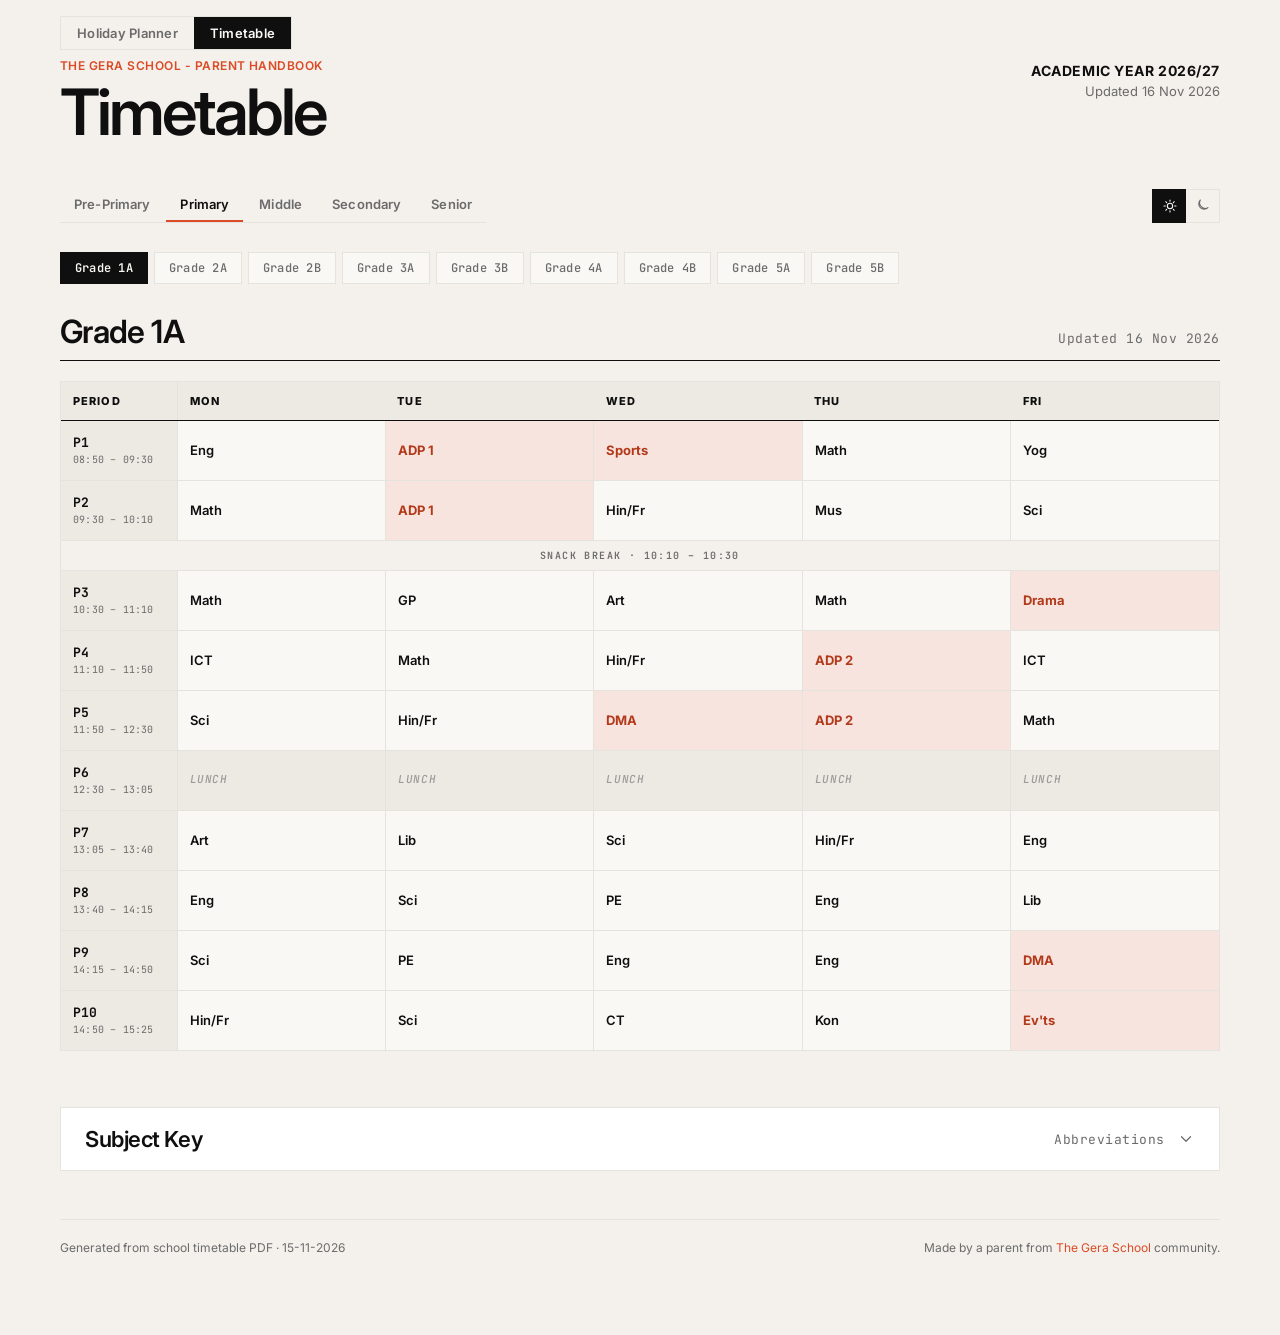
<file: timetable.html>
<!DOCTYPE html>
<html lang="en" data-default-theme="light">
<head>
<!-- Google tag (gtag.js) -->
<script async src="https://www.googletagmanager.com/gtag/js?id=G-C5ZQTQNHGS"></script>
<script>
window.dataLayer = window.dataLayer || [];
function gtag(){dataLayer.push(arguments);}
gtag('js', new Date());
gtag('config', 'G-C5ZQTQNHGS');
</script>
<meta charset="UTF-8">
<meta name="viewport" content="width=device-width, initial-scale=1.0">
<link rel="icon" href="favicon.png" type="image/png">
<link rel="apple-touch-icon" href="favicon.png">
<title>The Gera School — Timetable 2026–27</title>
<link rel="stylesheet" href="assets/css/shared.css">
<link rel="stylesheet" href="assets/css/timetable.css">
</head>
<body data-page="timetable" data-sticky="on">
<div class="shell">

  <div class="stickybar" id="stickybar">
    <nav class="page-switch" aria-label="Page sections">
      <a href="index.html" data-nav="holiday-planner">Holiday Planner</a>
      <a href="timetable.html" data-nav="timetable" aria-current="page">Timetable</a>
      <!-- Exams tab hidden — Term I exams over; restore for next term's exams.
      <a href="exams.html" data-nav="exams">Exams</a> -->
    </nav>

    <header class="masthead">
      <div class="mast-left">
        <div>
          <div class="mast-eyebrow"><span>The Gera School - Parent Handbook</span></div>
          <h1 class="mast-title">Timetable</h1>
        </div>
      </div>
      <div class="mast-meta">
        <div class="year">Academic Year 2026/27</div>
        <div class="sub"><span id="generated-tag">Updated —</span></div>
      </div>
    </header>

    <div class="toolbar">
      <div class="filters" role="tablist" aria-label="Grade group">
        <!-- filled by JS -->
      </div>
      <div class="tools view-switcher">
        <span class="tool tool-spacer" aria-hidden="true"></span>
        <span class="tool tool-spacer" aria-hidden="true"></span>
        <label class="theme-switch" title="Toggle light / dark" aria-label="Toggle light / dark">
          <input type="checkbox" id="theme-toggle">
          <span class="track">
            <svg class="ico sun" viewBox="0 0 24 24" fill="none" aria-hidden="true"><circle cx="12" cy="12" r="4" stroke="currentColor" stroke-width="1.6"/><path d="M12 3v2M12 19v2M3 12h2M19 12h2M5.6 5.6l1.4 1.4M17 17l1.4 1.4M5.6 18.4 7 17M17 7l1.4-1.4" stroke="currentColor" stroke-width="1.6" stroke-linecap="round"/></svg>
            <svg class="ico moon" viewBox="0 0 24 24" fill="none" aria-hidden="true"><path d="M21 14.5A8.5 8.5 0 0 1 9.5 3 7 7 0 1 0 21 14.5Z" stroke="currentColor" stroke-width="1.6" stroke-linejoin="round"/></svg>
            <span class="knob"></span>
          </span>
        </label>
      </div>
    </div>
  </div>

  <div class="grade-pills" id="grade-pills" role="tablist" aria-label="Class"></div>

  <!-- Timetable -->
  <section aria-labelledby="tt-title">
    <div class="tt-head">
      <h2 id="tt-title">—</h2>
      <div class="updated" id="tt-updated"></div>
    </div>
    <div class="tt-wrapper">
      <div class="tt-scroll">
        <table class="tt" id="tt-table">
          <!-- filled by JS -->
        </table>
      </div>
    </div>
  </section>

  <!-- Legend -->
  <section class="legend-section" aria-label="Subject key">
    <details class="legend-details">
      <summary class="legend-head">
        <h2>Subject Key</h2>
        <span class="legend-meta">
          <span class="count">Abbreviations</span>
          <svg class="legend-chevron" viewBox="0 0 24 24" fill="none" aria-hidden="true"><path d="M6 9l6 6 6-6" stroke="currentColor" stroke-width="1.6" stroke-linecap="round" stroke-linejoin="round"/></svg>
        </span>
      </summary>
      <div id="legend-container"></div>
    </details>
  </section>

  <div class="footnote">
    <div>Generated from school timetable PDF · <span id="footer-date">—</span></div>
    <div>Made by a parent from <a href="https://www.thegeraschool.com" target="_blank" rel="noopener noreferrer">The Gera School</a> community.</div>
  </div>

</div>

<script src="assets/js/shared.js" defer></script>
<script src="assets/js/timetable.js" defer></script>
</body>
</html>
</file>
<file: assets/css/shared.css>
/* =========================================================================
   Paper Pencil Pixel — Colors & Type (inlined)
   ========================================================================= */
@import url('https://fonts.googleapis.com/css2?family=Inter:wght@400;500;600;700;800;900&family=JetBrains+Mono:wght@400;500&display=swap');

:root {
  --font-sans: "Inter", "Helvetica Neue", Helvetica, Arial, sans-serif;
  --font-mono: "JetBrains Mono", ui-monospace, SFMono-Regular, Menlo, monospace;
  --font-display: var(--font-sans);

  /* Brand */
  --ppp-red:         #DA4B26;
  --ppp-red-deep:    #B23A1B;
  --ppp-red-soft:    #F7E4DE;

  /* Neutrals */
  --ink:             #0F0F0F;
  --ink-2:           #2B2B2B;
  --ink-3:           #6B6B6B;
  --ink-4:           #9A9A9A;
  --rule:            #E5E3DE;
  --paper:           #F4F1EC;
  --paper-2:         #EDEAE4;
  --bone:            #FAF8F4;
  --white:           #FFFFFF;

  /* Semantic */
  --bg:              var(--paper);
  --bg-alt:          var(--paper-2);
  --bg-surface:      var(--bone);
  --fg:              var(--ink);
  --fg-muted:        var(--ink-3);
  --fg-subtle:       var(--ink-4);
  --accent:          var(--ppp-red);
  --accent-hover:    var(--ppp-red-deep);
  --border:          var(--rule);
  --border-strong:   var(--ink);

  /* Type scale */
  --fs-xs:    12px;
  --fs-sm:    14px;
  --fs-base:  18px;
  --fs-md:    21px;
  --fs-lg:    28px;
  --fs-xl:    40px;
  --fs-2xl:   56px;

  /* Motion */
  --ease-out:  cubic-bezier(.2,.7,.2,1);
  --ease-in:   cubic-bezier(.5,0,.8,.3);
  --dur-fast:  140ms;
  --dur-med:   260ms;

  /* Shadows */
  --shadow-soft: 0 1px 2px rgba(15,15,15,.04), 0 8px 24px rgba(15,15,15,.06);
  --shadow-lift: 0 2px 4px rgba(15,15,15,.06), 0 16px 48px rgba(15,15,15,.12);
}

/* =========================================================================
   Base
   ========================================================================= */
* { box-sizing: border-box; }
html, body { margin: 0; padding: 0; }
body {
  background: var(--paper);
  color: var(--ink);
  font-family: var(--font-sans);
  font-size: var(--fs-base);
  -webkit-font-smoothing: antialiased;
  text-rendering: optimizeLegibility;
}

/* Links — animated underline (from index.html) */
a, a:visited {
  color: var(--accent);
  text-decoration: none;
  background-image: linear-gradient(var(--accent), var(--accent));
  background-position: 0 100%;
  background-repeat: no-repeat;
  background-size: 0% 1px;
  transition: background-size 0.28s var(--ease-out);
  padding-bottom: 1px;
}
a:hover { background-size: 100% 1px; }
a:focus-visible {
  outline: 2px solid var(--accent);
  outline-offset: 2px;
}

/* =========================================================================
   Layout shell
   ========================================================================= */
.shell {
  max-width: 1240px;
  margin: 0 auto;
  padding: 48px 40px 80px;
}
@media (max-width: 640px) {
  .shell { padding: 24px 20px 48px; }
}

/* =========================================================================
   Sticky header unit (masthead + toolbar)
   ========================================================================= */
.stickybar {
  background: var(--paper);
  z-index: 40;
  will-change: transform;
}
body[data-sticky="on"] .stickybar {
  position: sticky;
  top: 0;
  margin: -48px -40px 0;
  padding: 16px 40px 0;
  border-bottom: 1px solid transparent;
  contain: layout paint;
}
@media (max-width: 640px) {
  body[data-sticky="on"] .stickybar { margin: -24px -20px 0; padding: 12px 20px 0; }
}
body[data-sticky="on"] .stickybar.is-stuck {
  border-bottom-color: var(--ink);
}
body[data-sticky="on"] .masthead {
  transition: padding-bottom 180ms var(--ease-out);
}
body[data-sticky="on"] .stickybar.is-stuck .masthead {
  padding-bottom: 10px;
  border-bottom-color: var(--rule);
}
body[data-sticky="on"] .mast-eyebrow,
body[data-sticky="on"] .mast-meta .sub {
  display: grid;
  grid-template-rows: 1fr;
  overflow: hidden;
  transition: grid-template-rows 180ms var(--ease-out), opacity 140ms var(--ease-out), margin 180ms var(--ease-out);
}
body[data-sticky="on"] .mast-eyebrow > *,
body[data-sticky="on"] .mast-meta .sub > * { min-height: 0; }
body[data-sticky="on"] .stickybar.is-stuck .mast-eyebrow,
body[data-sticky="on"] .stickybar.is-stuck .mast-meta .sub {
  grid-template-rows: 0fr;
  opacity: 0;
  margin: 0;
}
/* =========================================================================
   Masthead
   ========================================================================= */
.masthead {
  display: flex;
  align-items: flex-start;
  justify-content: space-between;
  gap: 24px;
  padding-bottom: 24px;
  border-bottom: none;
}
.mast-left { display: flex; gap: 20px; align-items: flex-start; }
.mast-eyebrow {
  font-size: 12px;
  font-weight: 600;
  letter-spacing: 0.04em;
  text-transform: uppercase;
  color: var(--ppp-red);
  margin-bottom: 8px;
}
.mast-title {
  font-size: clamp(34px, 5.2vw, 64px);
  font-weight: 600;
  line-height: 0.98;
  letter-spacing: -3px;
  color: var(--ink);
  margin: 0;
  max-width: 14ch;
}
.mast-meta {
  display: flex;
  flex-direction: column;
  align-items: flex-end;
  gap: 4px;
  text-align: right;
  padding-top: 4px;
}
.mast-meta .year {
  font-size: 14px;
  font-weight: 700;
  letter-spacing: 0.04em;
  text-transform: uppercase;
  color: var(--ink);
}
.mast-meta .sub {
  font-size: 13px;
  color: var(--ink-3);
}
@media (max-width: 640px) {
  .masthead { flex-direction: column; }
  .mast-meta { align-items: flex-start; text-align: left; }
}

/* =========================================================================
   Toolbar
   ========================================================================= */
.toolbar {
  display: flex;
  align-items: flex-end;
  justify-content: space-between;
  gap: 16px;
  padding: 20px 0 0;
  flex-wrap: wrap;
}
.filters {
  display: inline-flex;
  flex-wrap: nowrap;
  gap: 2px;
  overflow-x: auto;
  scrollbar-width: none;
  position: relative;
  border-bottom: 1px solid var(--rule);
}
.filters::-webkit-scrollbar { display: none; }
.filter-indicator {
  position: absolute;
  left: 0;
  bottom: 0;
  height: 2px;
  width: 0;
  background: var(--ppp-red);
  transform: translateX(0);
  transition: transform var(--dur-med) var(--ease-out), width var(--dur-med) var(--ease-out);
  pointer-events: none;
}
.filter {
  flex: 0 0 auto;
  display: inline-flex;
  align-items: center;
  gap: 8px;
  padding: 8px 14px;
  font-family: var(--font-sans);
  font-size: 13px;
  font-weight: 600;
  letter-spacing: 0.01em;
  color: var(--ink-3);
  background: transparent;
  border: none;
  border-bottom: 2px solid transparent;
  cursor: pointer;
  transition: color var(--dur-fast) var(--ease-out), border-color var(--dur-fast) var(--ease-out);
  white-space: nowrap;
}
.filter:hover { color: var(--ink); }
.filter[aria-pressed="true"] {
  color: var(--ink);
}
.tools { display: inline-flex; gap: 4px; align-items: center; }
.tool {
  width: 34px; height: 34px;
  display: inline-flex;
  align-items: center;
  justify-content: center;
  background: transparent;
  border: 1px solid var(--rule);
  border-radius: 0;
  cursor: pointer;
  color: var(--ink-3);
  transition: color var(--dur-fast) var(--ease-out), background var(--dur-fast) var(--ease-out), border-color var(--dur-fast) var(--ease-out);
}
.tool:hover { color: var(--ink); border-color: var(--ink); }
.tool[aria-pressed="true"] {
  background: var(--ink);
  color: var(--bone);
  border-color: var(--ink);
}
.tool svg { width: 16px; height: 16px; }
.tool-spacer {
  visibility: hidden;
  pointer-events: none;
}
@media (max-width: 639px) {
  .view-switcher { display: none !important; }
}
/* =========================================================================
   Page switch (Holiday Planner / Timetable) — segmented toggle
   ========================================================================= */
.page-switch {
  display: inline-flex;
  margin: 0 0 8px;
  border: 1px solid var(--rule);
  background: transparent;
}
.page-switch a {
  background: none;
  background-image: none;
  padding: 8px 16px;
  font-size: 13px;
  font-weight: 600;
  letter-spacing: 0.02em;
  white-space: nowrap;
  color: var(--ink-3);
  text-decoration: none;
  transition: color var(--dur-fast) var(--ease-out), background var(--dur-fast) var(--ease-out);
}
.page-switch a:hover { color: var(--ink); background-image: none; }
.page-switch a.active,
.page-switch a[aria-current="page"] {
  color: var(--bone);
  background: var(--ink);
}

/* =========================================================================
   Section headers
   ========================================================================= */
.section-head {
  display: flex;
  align-items: baseline;
  justify-content: space-between;
  margin: 56px 0 20px;
  padding-bottom: 12px;
  border-bottom: 1px solid var(--ink);
}
.section-head h2 {
  margin: 0;
  font-size: clamp(28px, 3.4vw, 40px);
  font-weight: 900;
  letter-spacing: -0.02em;
  line-height: 1;
  color: var(--ink);
}
.section-head .count {
  font-family: var(--font-mono);
  font-size: 13px;
  color: var(--ink-3);
  letter-spacing: 0.04em;
}

/* =========================================================================
   Footnote
   ========================================================================= */
.footnote {
  margin-top: 48px;
  padding-top: 20px;
  border-top: 1px solid var(--rule);
  display: flex;
  justify-content: space-between;
  gap: 20px;
  flex-wrap: wrap;
  font-size: 12px;
  color: var(--ink-3);
}
.footnote .star { color: var(--ppp-red); font-weight: 700; }

/* =========================================================================
   Dark theme
   ========================================================================= */
html.dark body { background: #141310; color: #EDEAE4; }
html.dark {
  --paper: #141310; --paper-2: #1B1916; --bone: #1F1D19; --white: #25221D;
  --rule: #2E2B26; --ink: #F4F1EC; --ink-2: #D7D3CC; --ink-3: #9A958C; --ink-4: #5F5B54;
}
/* =========================================================================
   Theme switch
   ========================================================================= */
.theme-switch { display: inline-flex; align-items: center; cursor: pointer; }
.theme-switch input { display: none; }
.theme-switch .track {
  position: relative;
  box-sizing: border-box;
  width: 68px; height: 34px;
  border: 1px solid var(--rule);
  background: transparent;
  display: inline-flex; align-items: center; justify-content: space-between;
  padding: 0 9px;
  transition: border-color var(--dur-fast) var(--ease-out);
}
.theme-switch:hover .track { border-color: var(--ink); }
.theme-switch .ico { width: 16px; height: 16px; color: var(--ink-3); z-index: 1; position: relative; transition: color var(--dur-fast) var(--ease-out); }
.theme-switch input:not(:checked) ~ .track .sun { color: var(--bone); }
.theme-switch input:checked ~ .track .moon { color: var(--bone); }
.theme-switch .knob {
  position: absolute;
  top: -1px; left: -1px;
  width: 34px; height: 34px;
  background: var(--ink);
  transition: transform 200ms var(--ease-out);
}
.theme-switch input:checked ~ .track .knob { transform: translateX(34px); }
html.dark .theme-switch .track { border-color: var(--rule); }

/* Utility */
.hidden { display: none !important; }
</file>
<file: assets/css/timetable.css>
/* =========================================================================
   Timetable — page-specific styles
   Design tokens, base, masthead, toolbar, page switch and theme switch all
   come from shared.css. This file only adds what the timetable view needs.
   ========================================================================= */

/* =========================================================================
   Grade pills
   ========================================================================= */
.grade-pills {
  display: flex;
  flex-wrap: wrap;
  gap: 6px;
  margin: 28px 0 8px;
}
.grade-pill {
  padding: 7px 14px;
  font-family: var(--font-mono);
  font-size: 12px;
  font-weight: 500;
  letter-spacing: 0.02em;
  background: var(--bone);
  color: var(--ink-3);
  border: 1px solid var(--rule);
  cursor: pointer;
  transition: all var(--dur-fast) var(--ease-out);
}
.grade-pill:hover {
  border-color: var(--ink);
  color: var(--ink);
}
.grade-pill[aria-pressed="true"] {
  background: var(--ink);
  color: var(--bone);
  border-color: var(--ink);
  font-weight: 600;
}

/* =========================================================================
   Section header for selected class
   ========================================================================= */
.tt-head {
  display: flex;
  align-items: baseline;
  justify-content: space-between;
  margin: 32px 0 20px;
  padding-bottom: 12px;
  border-bottom: 1px solid var(--ink);
  gap: 16px;
  flex-wrap: wrap;
}
.tt-head h2 {
  margin: 0;
  font-size: clamp(28px, 3.4vw, 32px);
  font-weight: 600;
  letter-spacing: -0.02em;
  line-height: 1;
  color: var(--ink);
}
.tt-head .updated {
  font-family: var(--font-mono);
  font-size: 13px;
  color: var(--ink-3);
  letter-spacing: 0.04em;
}

/* =========================================================================
   Timetable grid
   ========================================================================= */
.tt-wrapper {
  position: relative;
  background: var(--bone);
  border: 1px solid var(--rule);
  overflow: hidden;
}
.tt-scroll {
  overflow-x: auto;
  -webkit-overflow-scrolling: touch;
}
.tt {
  width: 100%;
  min-width: 720px;
  border-collapse: collapse;
  font-family: var(--font-sans);
  table-layout: fixed;
}
.tt thead th {
  padding: 12px 12px;
  font-size: 11px;
  font-weight: 800;
  letter-spacing: 0.1em;
  text-transform: uppercase;
  color: var(--ink);
  background: var(--paper-2);
  border-bottom: 1px solid var(--ink);
  text-align: left;
  vertical-align: middle;
}
.tt thead th.period-col-head {
  width: 116px;
  border-right: 1px solid var(--rule);
}
.tt tbody td {
  padding: 12px 12px;
  border-bottom: 1px solid var(--rule);
  border-right: 1px solid var(--rule);
  vertical-align: middle;
  height: 60px;
  background: var(--bone);
}
.tt tbody tr:last-child td { border-bottom: none; }
.tt tbody td:last-child { border-right: none; }

.tt .period-cell {
  background: var(--paper-2);
  font-family: var(--font-mono);
  border-right: 1px solid var(--rule);
}
.tt .period-cell .num {
  display: block;
  font-size: 13px;
  font-weight: 700;
  color: var(--ink);
  letter-spacing: -0.01em;
}
.tt .period-cell .time {
  display: block;
  color: var(--ink-3);
  font-size: 10px;
  margin-top: 2px;
  letter-spacing: 0.02em;
  white-space: nowrap;
}

.tt .subject {
  font-size: 13px;
  font-weight: 600;
  color: var(--ink);
  line-height: 1.25;
}

/* Lunch cells */
.tt td.lun {
  background: var(--paper-2);
  color: var(--ink-4);
}
.tt td.lun .subject {
  font-weight: 500;
  font-style: italic;
  color: var(--ink-4);
  font-family: var(--font-mono);
  font-size: 11px;
  letter-spacing: 0.06em;
  text-transform: uppercase;
}

/* Empty cells (pre-primary half day) */
.tt td.empty {
  background: repeating-linear-gradient(
    135deg,
    var(--paper) 0 6px,
    var(--paper-2) 6px 12px
  );
}

/* Whole-school activity highlight */
.tt td.activity {
  background: var(--ppp-red-soft);
}
.tt td.activity .subject {
  color: var(--ppp-red-deep);
  font-weight: 700;
}

/* Snack break row */
.tt .break-row td {
  padding: 8px 12px;
  background: var(--paper);
  font-family: var(--font-mono);
  font-size: 10px;
  font-weight: 600;
  letter-spacing: 0.14em;
  color: var(--ink-3);
  text-transform: uppercase;
  text-align: center;
  border-bottom: 1px solid var(--rule);
  border-top: 1px solid var(--rule);
  height: auto;
}
.tt .break-row td .break-label {
  display: inline-block;
  padding: 0 12px;
}

/* Sticky first column on mobile */
@media (max-width: 720px) {
  .tt .period-cell,
  .tt thead th.period-col-head {
    position: sticky;
    left: 0;
    z-index: 2;
    box-shadow: 1px 0 0 var(--rule);
  }
  .tt thead th.period-col-head { z-index: 3; }
  .tt tbody td { padding: 10px 8px; height: 56px; }
  .tt .subject { font-size: 12px; }
}

/* =========================================================================
   Legend
   ========================================================================= */
.legend-section {
  margin-top: 56px;
}
.legend-details {
  background: var(--white);
  border: 1px solid var(--rule);
  padding: 20px 24px;
}
.legend-details #legend-container { margin-top: 20px; }
.legend-details #legend-container .legend-group:last-child { margin-bottom: 0; }
.legend-head {
  display: flex;
  align-items: center;
  justify-content: space-between;
  gap: 16px;
  margin: 0;
  cursor: pointer;
  list-style: none;
  user-select: none;
}
.legend-head::-webkit-details-marker { display: none; }
.legend-head:focus-visible {
  outline: 2px solid var(--ppp-red);
  outline-offset: 4px;
}
.legend-meta {
  display: inline-flex;
  align-items: center;
  gap: 12px;
}
.legend-chevron {
  width: 18px;
  height: 18px;
  color: var(--ink-3);
  transition: transform var(--dur-med) var(--ease-out), color var(--dur-fast) var(--ease-out);
}
.legend-head:hover .legend-chevron { color: var(--ink); }
.legend-details[open] .legend-chevron { transform: rotate(180deg); }
.legend-head h2 {
  margin: 0;
  font-size: clamp(18px, 2.2vw, 22px);
  font-weight: 600;
  letter-spacing: -0.02em;
  line-height: 1;
  color: var(--ink);
}
.legend-head .count {
  font-family: var(--font-mono);
  font-size: 13px;
  color: var(--ink-3);
  letter-spacing: 0.04em;
}

.legend-group {
  margin-bottom: 28px;
}
.legend-group-label {
  font-size: 11px;
  font-weight: 700;
  letter-spacing: 0.14em;
  text-transform: uppercase;
  color: var(--ink-3);
  margin: 0 0 12px;
  padding-bottom: 6px;
  border-bottom: 1px dotted var(--rule);
}

.legend-grid {
  display: grid;
  grid-template-columns: repeat(auto-fill, minmax(260px, 1fr));
  gap: 2px 32px;
}
.legend-item {
  display: grid;
  grid-template-columns: 96px 1fr;
  gap: 12px;
  padding: 6px 0;
  align-items: baseline;
}
.legend-key {
  font-family: var(--font-mono);
  font-weight: 600;
  color: var(--ink);
  font-size: 12px;
  letter-spacing: 0.02em;
}
.legend-val {
  color: var(--ink-2);
  font-size: 13px;
  line-height: 1.35;
}

/* =========================================================================
   Dark theme (timetable-specific overrides)
   ========================================================================= */
html.dark { --ppp-red-soft: #3A2620; }
html.dark .tt td.activity { background: var(--ppp-red-soft); }
html.dark .tt td.activity .subject { color: #F0A48B; }
</file>
